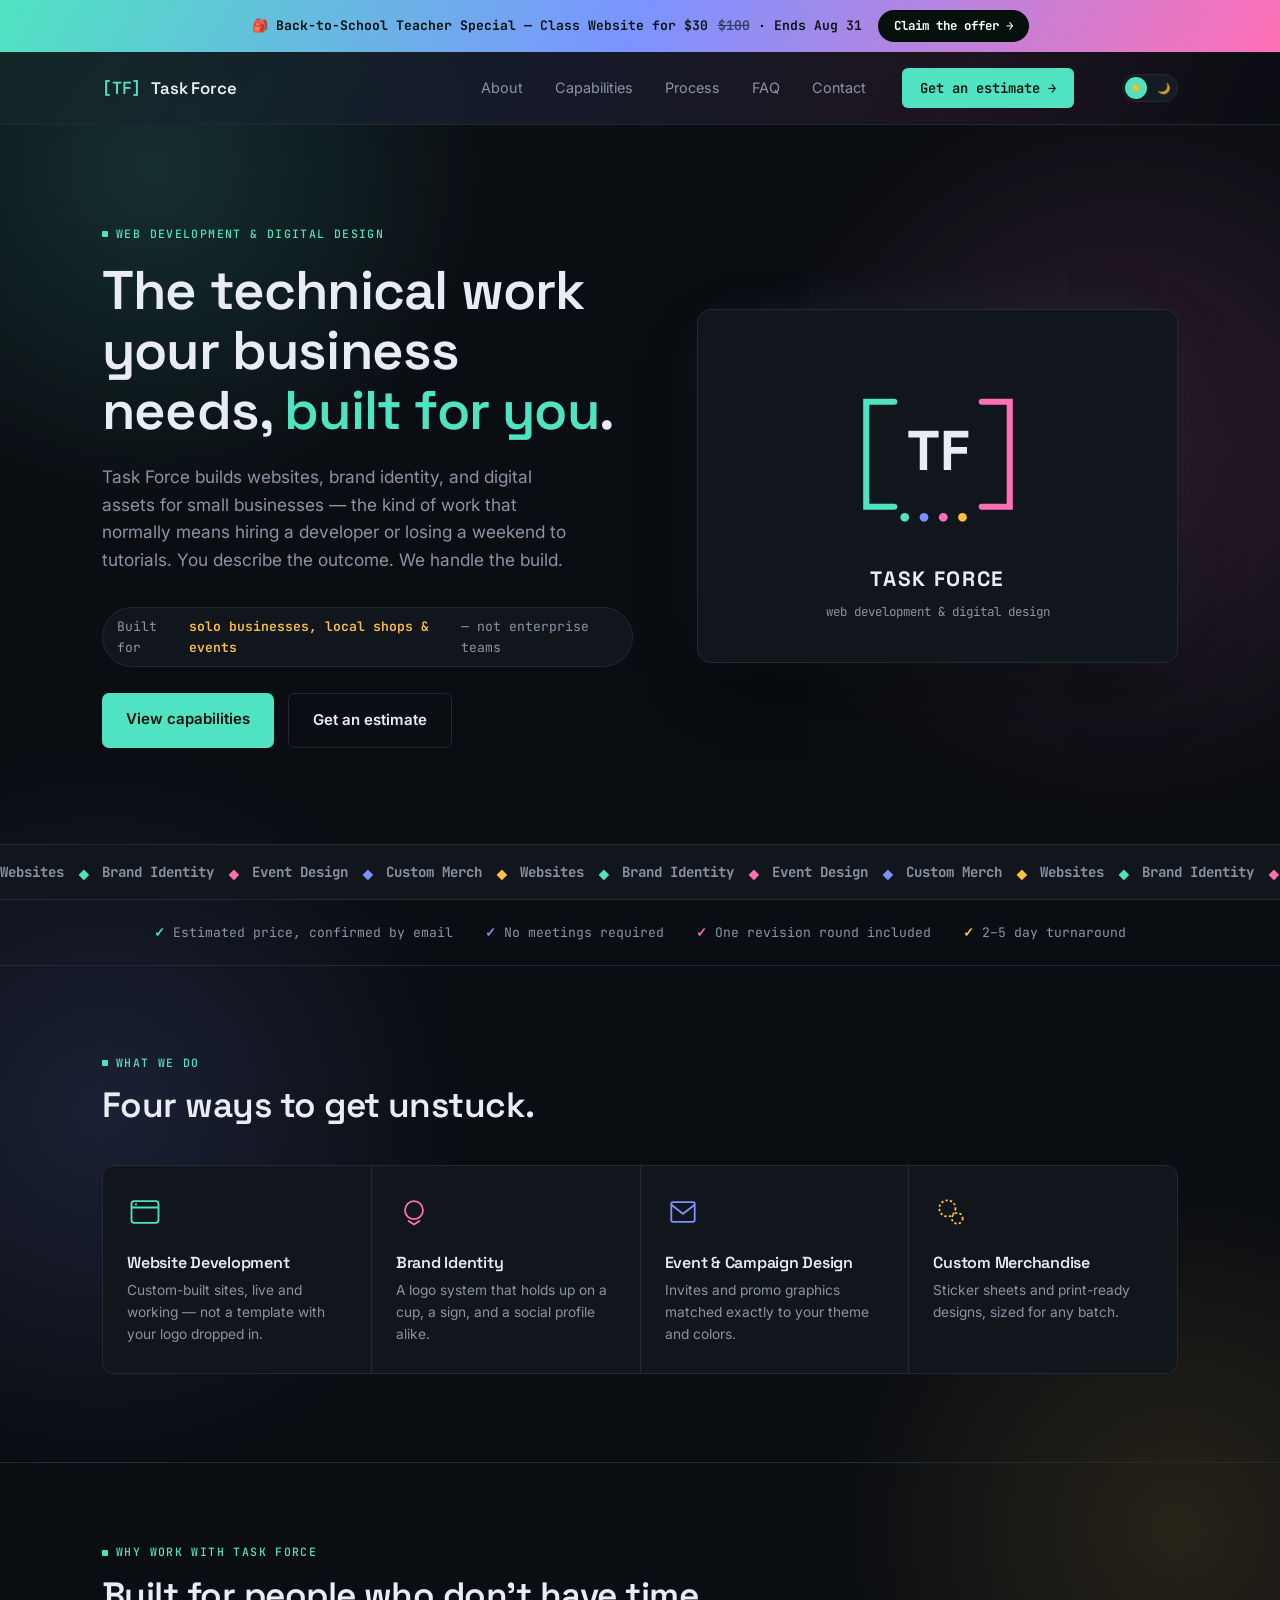
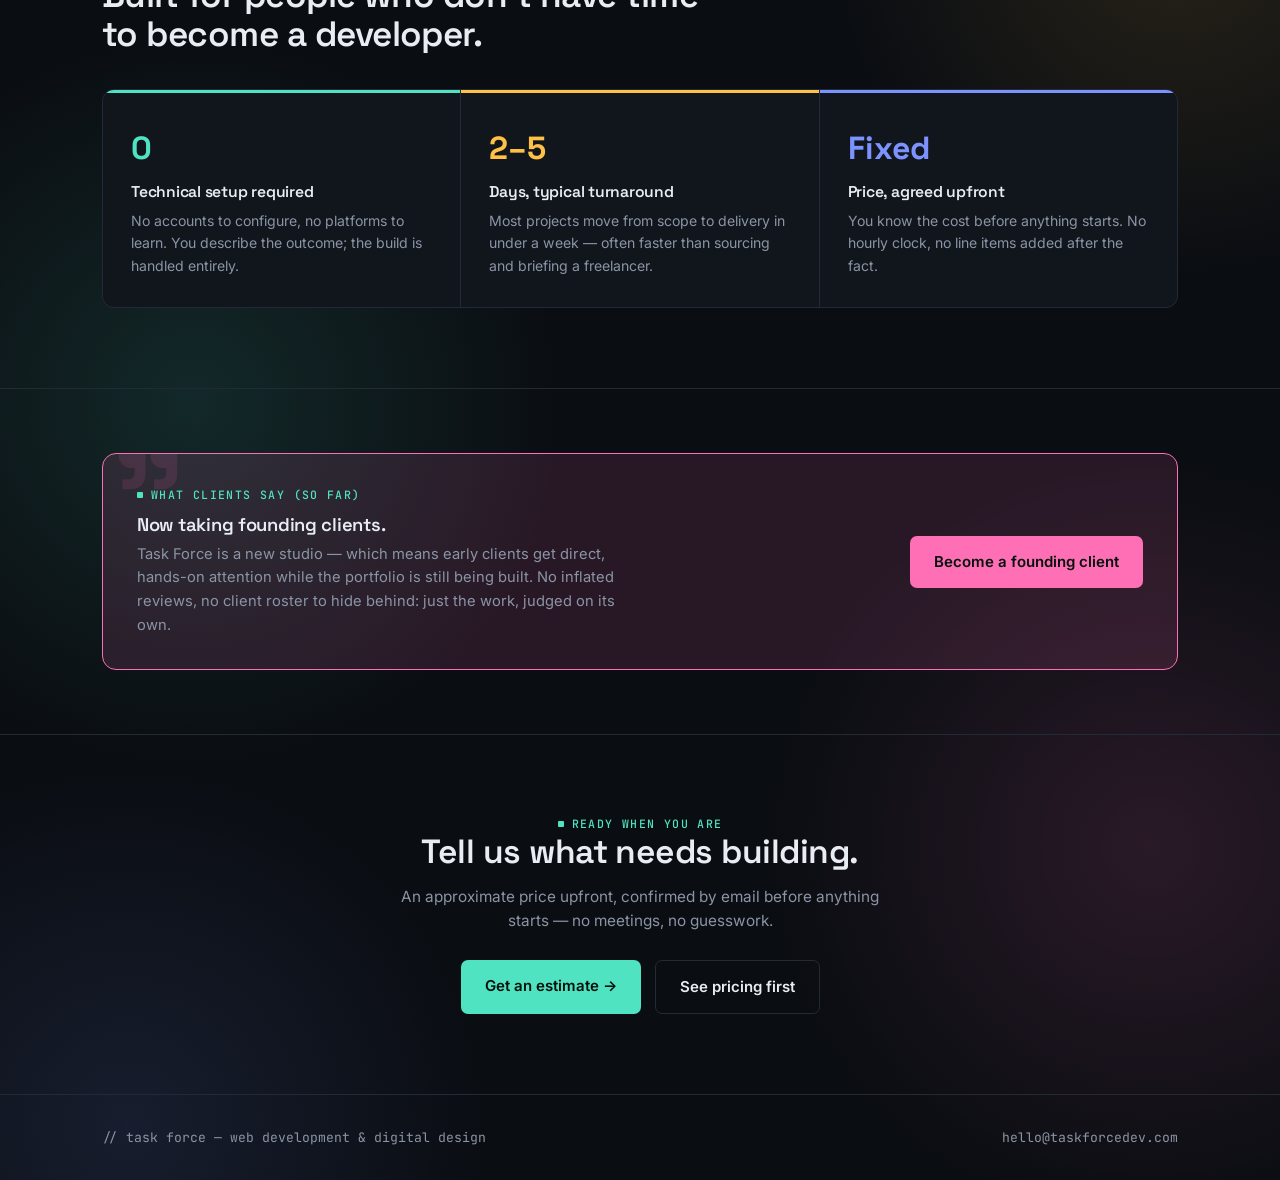
<file: index.html>
<!DOCTYPE html>
<html lang="en">
<head>
<meta charset="UTF-8">
<meta name="viewport" content="width=device-width, initial-scale=1.0">
<title>Task Force — Web Development & Digital Design</title>
<link rel="preconnect" href="https://fonts.googleapis.com">
<link href="https://fonts.googleapis.com/css2?family=Space+Grotesk:wght@500;600;700&family=Inter:wght@400;500;600;700&family=JetBrains+Mono:wght@400;500;600;700&display=swap" rel="stylesheet">
<link rel="stylesheet" href="style.css">
<script>
  (function(){
    var saved = localStorage.getItem('tf-theme');
    var theme = saved || 'dark';
    document.documentElement.setAttribute('data-theme', theme);
  })();
</script>
</head>
<body>

<div class="promo-bar">
  <div class="wrap promo-bar-inner">
    <span>🎒 <b>Back-to-School Teacher Special</b> — Class Website for $30 <span class="promo-strike">$100</span> · Ends Aug 31</span>
    <a href="contact.html?service=Website+development&details=I%27m+a+teacher+interested+in+the+Back-to-School+Class+Website+special+%28~%2430%29.">Claim the offer →</a>
  </div>
</div>

<header>
  <nav class="wrap">
    <a href="index.html" class="brand"><span class="brand-mark">[TF]</span> Task Force</a>
    <div class="nav-links-desktop">
      <ul>
        <li><a href="about.html" class="nav-link" data-page="about">About</a></li>
        <li><a href="capabilities.html" class="nav-link" data-page="capabilities">Capabilities</a></li>
        <li><a href="process.html" class="nav-link" data-page="process">Process</a></li>
        <li><a href="faq.html" class="nav-link" data-page="faq">FAQ</a></li>
        <li><a href="contact.html" class="nav-link" data-page="contact">Contact</a></li>
      </ul>
      <a href="contact.html" class="nav-cta">Get an estimate →</a>
      <button class="theme-switch" id="themeToggle" role="switch" aria-checked="false" aria-label="Toggle light/dark mode">
        <span class="theme-switch-icon icon-sun">☀️</span>
        <span class="theme-switch-icon icon-moon">🌙</span>
        <span class="theme-switch-knob"></span>
      </button>
    </div>
    <button class="nav-toggle" id="navToggle" aria-label="Toggle menu" aria-expanded="false">
      <span></span><span></span><span></span>
    </button>
  </nav>
  <div class="mobile-menu" id="mobileMenu">
    <a href="about.html" class="nav-link" data-page="about">About</a>
    <a href="capabilities.html" class="nav-link" data-page="capabilities">Capabilities</a>
    <a href="process.html" class="nav-link" data-page="process">Process</a>
    <a href="faq.html" class="nav-link" data-page="faq">FAQ</a>
    <a href="contact.html" class="nav-link" data-page="contact">Contact</a>
    <a href="contact.html" class="nav-cta">Get an estimate →</a>
    <div class="theme-switch-row">
      <span class="theme-switch-label" id="themeSwitchLabel">Dark mode</span>
      <button class="theme-switch theme-switch-mobile" id="themeToggleMobile" role="switch" aria-checked="false" aria-label="Toggle light/dark mode">
        <span class="theme-switch-icon icon-sun">☀️</span>
        <span class="theme-switch-icon icon-moon">🌙</span>
        <span class="theme-switch-knob"></span>
      </button>
    </div>
  </div>
</header>

<section class="hero" id="top">
  <div class="wrap hero-grid">
    <div>
      <span class="eyebrow">Web development & digital design</span>
      <h1>The technical work your business needs, <em>built for you</em>.</h1>
      <p class="lead">Task Force builds websites, brand identity, and digital assets for small businesses — the kind of work that normally means hiring a developer or losing a weekend to tutorials. You describe the outcome. We handle the build.</p>
      <span class="who-line">Built for <b>solo businesses, local shops & events</b> — not enterprise teams</span>
      <div class="hero-ctas">
        <a href="capabilities.html" class="btn-primary">View capabilities</a>
        <a href="contact.html" class="btn-secondary">Get an estimate</a>
      </div>
    </div>
    <div class="logo-placeholder">
      <svg viewBox="0 0 320 220" xmlns="http://www.w3.org/2000/svg" class="logo-mark">
        <path d="M110 50 L78 50 L78 170 L110 170" fill="none" stroke="#4FE3C1" stroke-width="7" stroke-linecap="round"/>
        <path d="M210 50 L242 50 L242 170 L210 170" fill="none" stroke="#FF6FB5" stroke-width="7" stroke-linecap="round"/>
        <text x="160" y="128" font-family="'Space Grotesk', Arial, sans-serif" font-size="64" font-weight="700" fill="#E9EDF3" text-anchor="middle">TF</text>
        <circle cx="122" cy="182" r="5" fill="#4FE3C1"/>
        <circle cx="144" cy="182" r="5" fill="#7C93FF"/>
        <circle cx="166" cy="182" r="5" fill="#FF6FB5"/>
        <circle cx="188" cy="182" r="5" fill="#FFC145"/>
      </svg>
      <p class="logo-wordmark">TASK FORCE</p>
      <p class="logo-tagline">web development &amp; digital design</p>
    </div>
  </div>
</section>

<div class="marquee">
  <div class="marquee-track">
    <span>Websites</span><span class="dot dot-a">◆</span>
    <span>Brand Identity</span><span class="dot dot-b">◆</span>
    <span>Event Design</span><span class="dot dot-c">◆</span>
    <span>Custom Merch</span><span class="dot dot-d">◆</span>
    <span>Websites</span><span class="dot dot-a">◆</span>
    <span>Brand Identity</span><span class="dot dot-b">◆</span>
    <span>Event Design</span><span class="dot dot-c">◆</span>
    <span>Custom Merch</span><span class="dot dot-d">◆</span>
    <span>Websites</span><span class="dot dot-a">◆</span>
    <span>Brand Identity</span><span class="dot dot-b">◆</span>
    <span>Event Design</span><span class="dot dot-c">◆</span>
    <span>Custom Merch</span><span class="dot dot-d">◆</span>
    <span>Websites</span><span class="dot dot-a">◆</span>
    <span>Brand Identity</span><span class="dot dot-b">◆</span>
    <span>Event Design</span><span class="dot dot-c">◆</span>
    <span>Custom Merch</span><span class="dot dot-d">◆</span>
  </div>
</div>

<div class="trust-bar">
  <div class="wrap">
    <span class="trust-item">Estimated price, confirmed by email</span>
    <span class="trust-item">No meetings required</span>
    <span class="trust-item">One revision round included</span>
    <span class="trust-item">2–5 day turnaround</span>
  </div>
</div>

<section class="wwd">
  <div class="wrap">
    <span class="eyebrow">What we do</span>
    <h2>Four ways to get unstuck.</h2>
    <div class="wwd-grid">
      <a href="capabilities.html" class="wwd-item">
        <svg viewBox="0 0 40 40" class="wwd-icon"><rect x="5" y="8" width="30" height="24" rx="3" fill="none" stroke="var(--accent)" stroke-width="2"/><line x1="5" y1="15" x2="35" y2="15" stroke="var(--accent)" stroke-width="2"/><circle cx="10" cy="11.5" r="1.2" fill="var(--accent)"/></svg>
        <h3>Website Development</h3>
        <p>Custom-built sites, live and working — not a template with your logo dropped in.</p>
      </a>
      <a href="capabilities.html" class="wwd-item">
        <svg viewBox="0 0 40 40" class="wwd-icon"><circle cx="20" cy="18" r="10" fill="none" stroke="var(--accent3)" stroke-width="2"/><path d="M14 30 L20 34 L26 30" fill="none" stroke="var(--accent3)" stroke-width="2" stroke-linecap="round" stroke-linejoin="round"/></svg>
        <h3>Brand Identity</h3>
        <p>A logo system that holds up on a cup, a sign, and a social profile alike.</p>
      </a>
      <a href="capabilities.html" class="wwd-item">
        <svg viewBox="0 0 40 40" class="wwd-icon"><rect x="7" y="9" width="26" height="22" rx="2" fill="none" stroke="var(--accent2)" stroke-width="2"/><path d="M7 12 L20 22 L33 12" fill="none" stroke="var(--accent2)" stroke-width="2" stroke-linejoin="round"/></svg>
        <h3>Event & Campaign Design</h3>
        <p>Invites and promo graphics matched exactly to your theme and colors.</p>
      </a>
      <a href="capabilities.html" class="wwd-item">
        <svg viewBox="0 0 40 40" class="wwd-icon"><circle cx="16" cy="16" r="9" fill="none" stroke="var(--accent4)" stroke-width="2" stroke-dasharray="2.5 2.5"/><circle cx="27" cy="27" r="6" fill="none" stroke="var(--accent4)" stroke-width="2" stroke-dasharray="2.5 2.5"/></svg>
        <h3>Custom Merchandise</h3>
        <p>Sticker sheets and print-ready designs, sized for any batch.</p>
      </a>
    </div>
  </div>
</section>

<section class="value">
  <div class="wrap">
    <span class="eyebrow">Why work with Task Force</span>
    <h2 style="font-size:clamp(1.7rem,3vw,2.2rem); margin:14px 0 36px; max-width:600px;">Built for people who don't have time to become a developer.</h2>
    <div class="value-grid">
      <div class="value-item">
        <span class="num">0</span>
        <h3>Technical setup required</h3>
        <p>No accounts to configure, no platforms to learn. You describe the outcome; the build is handled entirely.</p>
      </div>
      <div class="value-item">
        <span class="num">2–5</span>
        <h3>Days, typical turnaround</h3>
        <p>Most projects move from scope to delivery in under a week — often faster than sourcing and briefing a freelancer.</p>
      </div>
      <div class="value-item">
        <span class="num">Fixed</span>
        <h3>Price, agreed upfront</h3>
        <p>You know the cost before anything starts. No hourly clock, no line items added after the fact.</p>
      </div>
    </div>
  </div>
</section>

<section class="founding">
  <div class="wrap">
    <div class="founding-box">
      <span class="founding-quote">"</span>
      <div>
        <span class="eyebrow" style="margin-bottom:10px;">What clients say (so far)</span>
        <h3>Now taking founding clients.</h3>
        <p>Task Force is a new studio — which means early clients get direct, hands-on attention while the portfolio is still being built. No inflated reviews, no client roster to hide behind: just the work, judged on its own.</p>
      </div>
      <a href="contact.html" class="btn-primary">Become a founding client</a>
    </div>
  </div>
</section>

<section class="cta-banner">
  <div class="wrap">
    <span class="eyebrow" style="justify-content:center;">Ready when you are</span>
    <h2>Tell us what needs building.</h2>
    <p>An approximate price upfront, confirmed by email before anything starts — no meetings, no guesswork.</p>
    <div class="hero-ctas">
      <a href="contact.html" class="btn-primary">Get an estimate →</a>
      <a href="capabilities.html" class="btn-secondary">See pricing first</a>
    </div>
  </div>
</section>

<footer>
  <div class="wrap">
    <p>// task force — web development & digital design</p>
    <p>hello@taskforcedev.com</p>
  </div>
</footer>


<script src="script.js"></script>
</body>
</html>
</file>
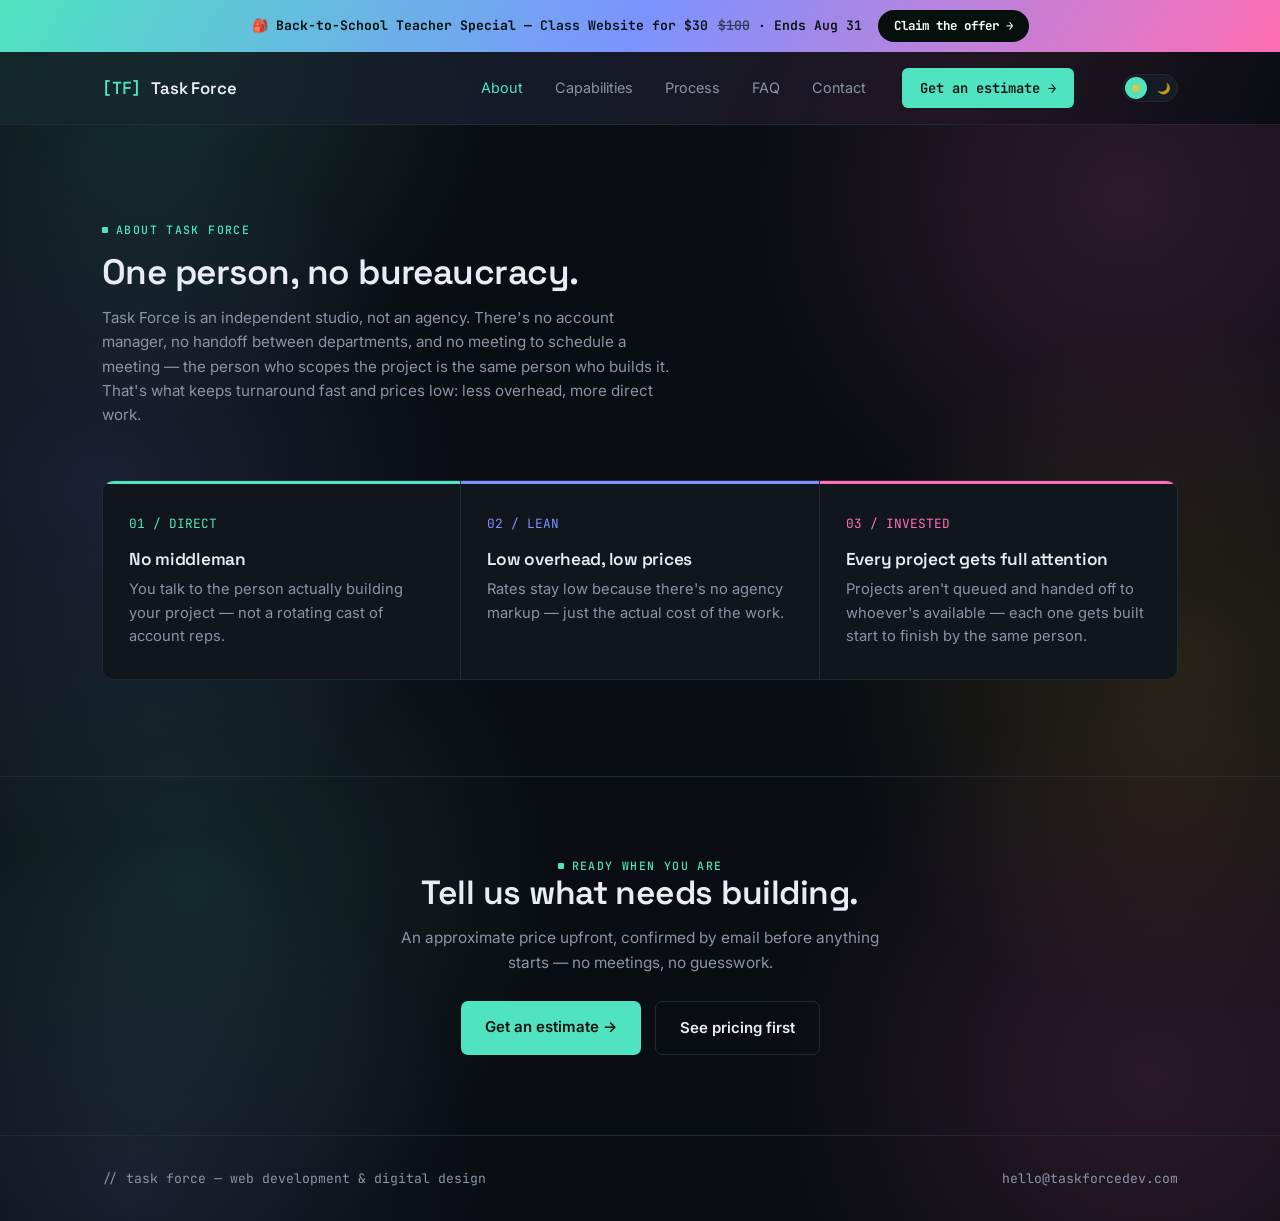
<file: about.html>
<!DOCTYPE html>
<html lang="en">
<head>
<meta charset="UTF-8">
<meta name="viewport" content="width=device-width, initial-scale=1.0">
<title>About — Task Force</title>
<link rel="preconnect" href="https://fonts.googleapis.com">
<link href="https://fonts.googleapis.com/css2?family=Space+Grotesk:wght@500;600;700&family=Inter:wght@400;500;600;700&family=JetBrains+Mono:wght@400;500;600;700&display=swap" rel="stylesheet">
<link rel="stylesheet" href="style.css">
<script>
  (function(){
    var saved = localStorage.getItem('tf-theme');
    var theme = saved || 'dark';
    document.documentElement.setAttribute('data-theme', theme);
  })();
</script>
</head>
<body>

<div class="promo-bar">
  <div class="wrap promo-bar-inner">
    <span>🎒 <b>Back-to-School Teacher Special</b> — Class Website for $30 <span class="promo-strike">$100</span> · Ends Aug 31</span>
    <a href="contact.html?service=Website+development&details=I%27m+a+teacher+interested+in+the+Back-to-School+Class+Website+special+%28~%2430%29.">Claim the offer →</a>
  </div>
</div>

<header>
  <nav class="wrap">
    <a href="index.html" class="brand"><span class="brand-mark">[TF]</span> Task Force</a>
    <div class="nav-links-desktop">
      <ul>
        <li><a href="about.html" class="nav-link" data-page="about">About</a></li>
        <li><a href="capabilities.html" class="nav-link" data-page="capabilities">Capabilities</a></li>
        <li><a href="process.html" class="nav-link" data-page="process">Process</a></li>
        <li><a href="faq.html" class="nav-link" data-page="faq">FAQ</a></li>
        <li><a href="contact.html" class="nav-link" data-page="contact">Contact</a></li>
      </ul>
      <a href="contact.html" class="nav-cta">Get an estimate →</a>
      <button class="theme-switch" id="themeToggle" role="switch" aria-checked="false" aria-label="Toggle light/dark mode">
        <span class="theme-switch-icon icon-sun">☀️</span>
        <span class="theme-switch-icon icon-moon">🌙</span>
        <span class="theme-switch-knob"></span>
      </button>
    </div>
    <button class="nav-toggle" id="navToggle" aria-label="Toggle menu" aria-expanded="false">
      <span></span><span></span><span></span>
    </button>
  </nav>
  <div class="mobile-menu" id="mobileMenu">
    <a href="about.html" class="nav-link" data-page="about">About</a>
    <a href="capabilities.html" class="nav-link" data-page="capabilities">Capabilities</a>
    <a href="process.html" class="nav-link" data-page="process">Process</a>
    <a href="faq.html" class="nav-link" data-page="faq">FAQ</a>
    <a href="contact.html" class="nav-link" data-page="contact">Contact</a>
    <a href="contact.html" class="nav-cta">Get an estimate →</a>
    <div class="theme-switch-row">
      <span class="theme-switch-label" id="themeSwitchLabel">Dark mode</span>
      <button class="theme-switch theme-switch-mobile" id="themeToggleMobile" role="switch" aria-checked="false" aria-label="Toggle light/dark mode">
        <span class="theme-switch-icon icon-sun">☀️</span>
        <span class="theme-switch-icon icon-moon">🌙</span>
        <span class="theme-switch-knob"></span>
      </button>
    </div>
  </div>
</header>

<section class="how" id="about">
  <div class="wrap">
    <div class="how-head">
      <span class="eyebrow">About Task Force</span>
      <h2>One person, no bureaucracy.</h2>
      <p style="color:var(--muted); font-size:0.95rem; margin-top:14px; max-width:620px;">Task Force is an independent studio, not an agency. There's no account manager, no handoff between departments, and no meeting to schedule a meeting — the person who scopes the project is the same person who builds it. That's what keeps turnaround fast and prices low: less overhead, more direct work.</p>
    </div>
    <div class="steps">
      <div class="step">
        <span class="step-num mono">01 / DIRECT</span>
        <h3>No middleman</h3>
        <p>You talk to the person actually building your project — not a rotating cast of account reps.</p>
      </div>
      <div class="step">
        <span class="step-num mono">02 / LEAN</span>
        <h3>Low overhead, low prices</h3>
        <p>Rates stay low because there's no agency markup — just the actual cost of the work.</p>
      </div>
      <div class="step">
        <span class="step-num mono">03 / INVESTED</span>
        <h3>Every project gets full attention</h3>
        <p>Projects aren't queued and handed off to whoever's available — each one gets built start to finish by the same person.</p>
      </div>
    </div>
  </div>
</section>

<section class="cta-banner">
  <div class="wrap">
    <span class="eyebrow" style="justify-content:center;">Ready when you are</span>
    <h2>Tell us what needs building.</h2>
    <p>An approximate price upfront, confirmed by email before anything starts — no meetings, no guesswork.</p>
    <div class="hero-ctas">
      <a href="contact.html" class="btn-primary">Get an estimate →</a>
      <a href="capabilities.html" class="btn-secondary">See pricing first</a>
    </div>
  </div>
</section>

<footer>
  <div class="wrap">
    <p>// task force — web development & digital design</p>
    <p>hello@taskforcedev.com</p>
  </div>
</footer>


<script src="script.js"></script>
</body>
</html>
</file>
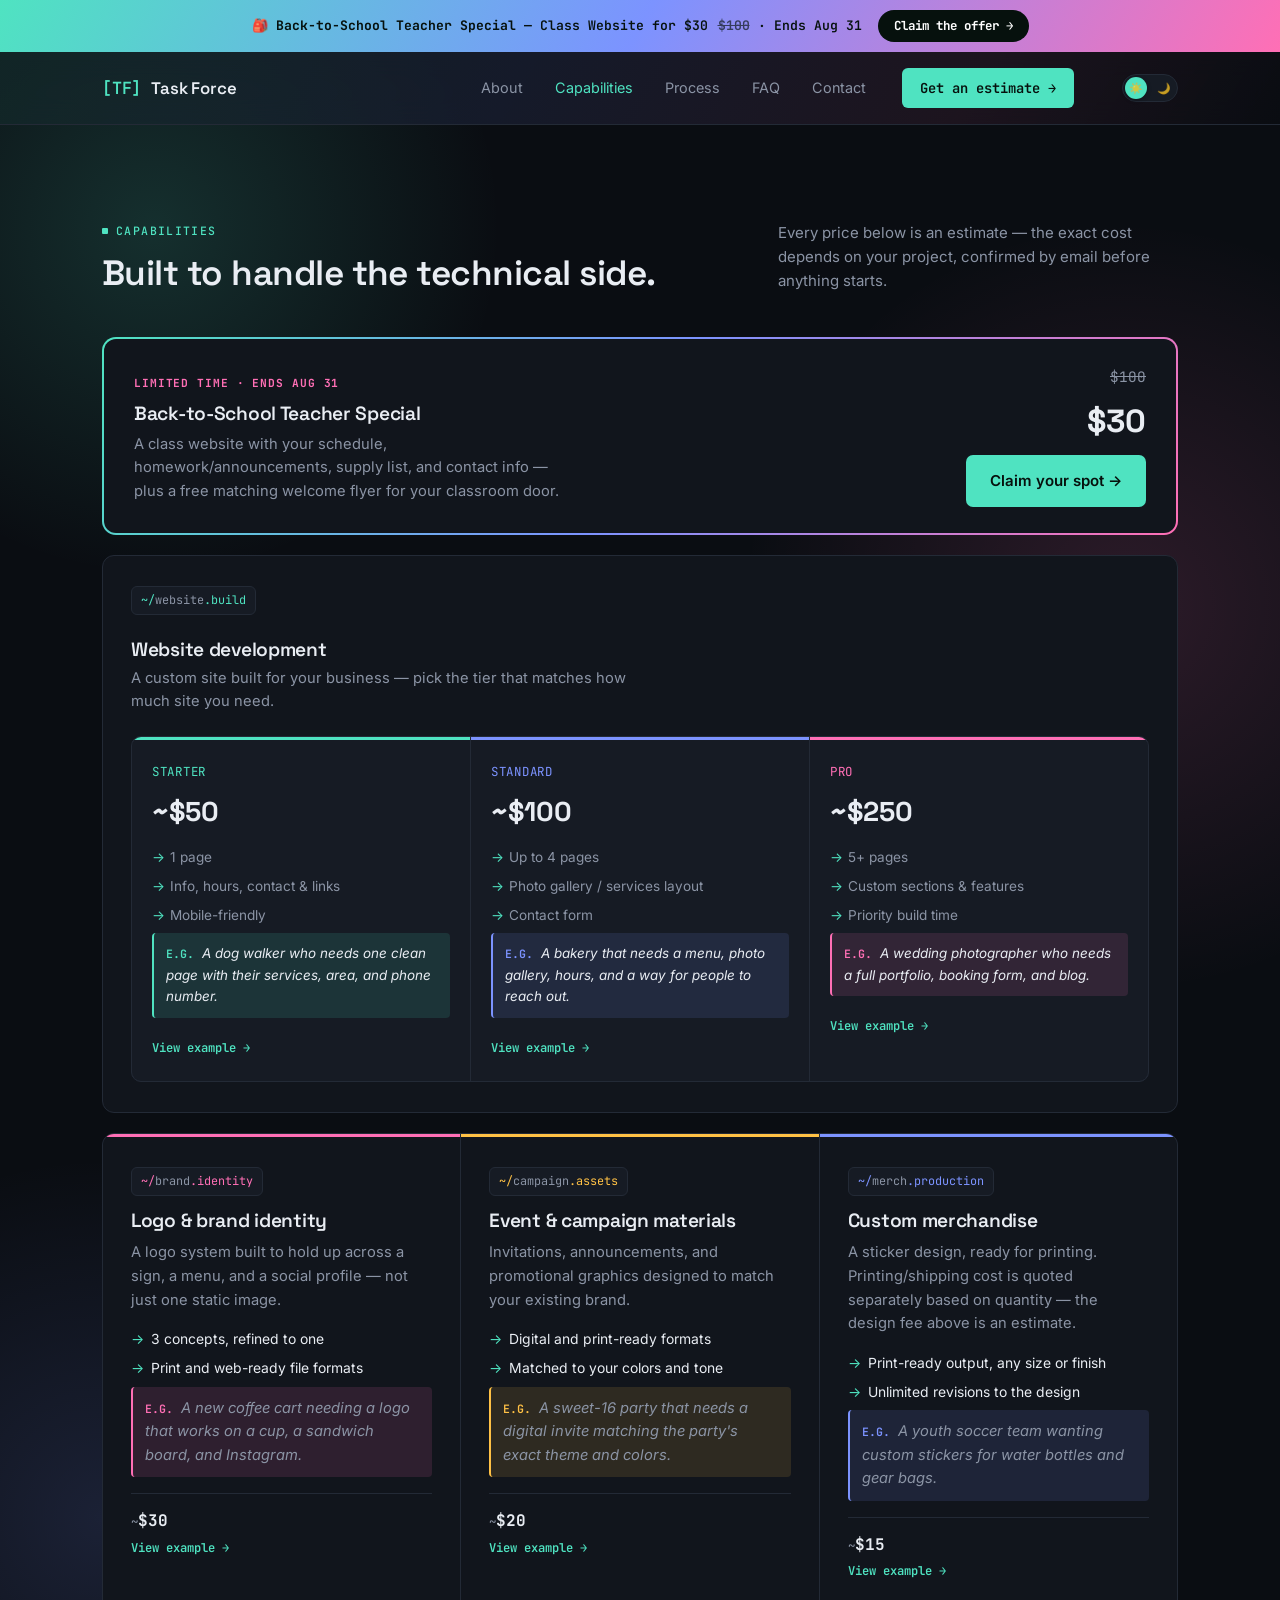
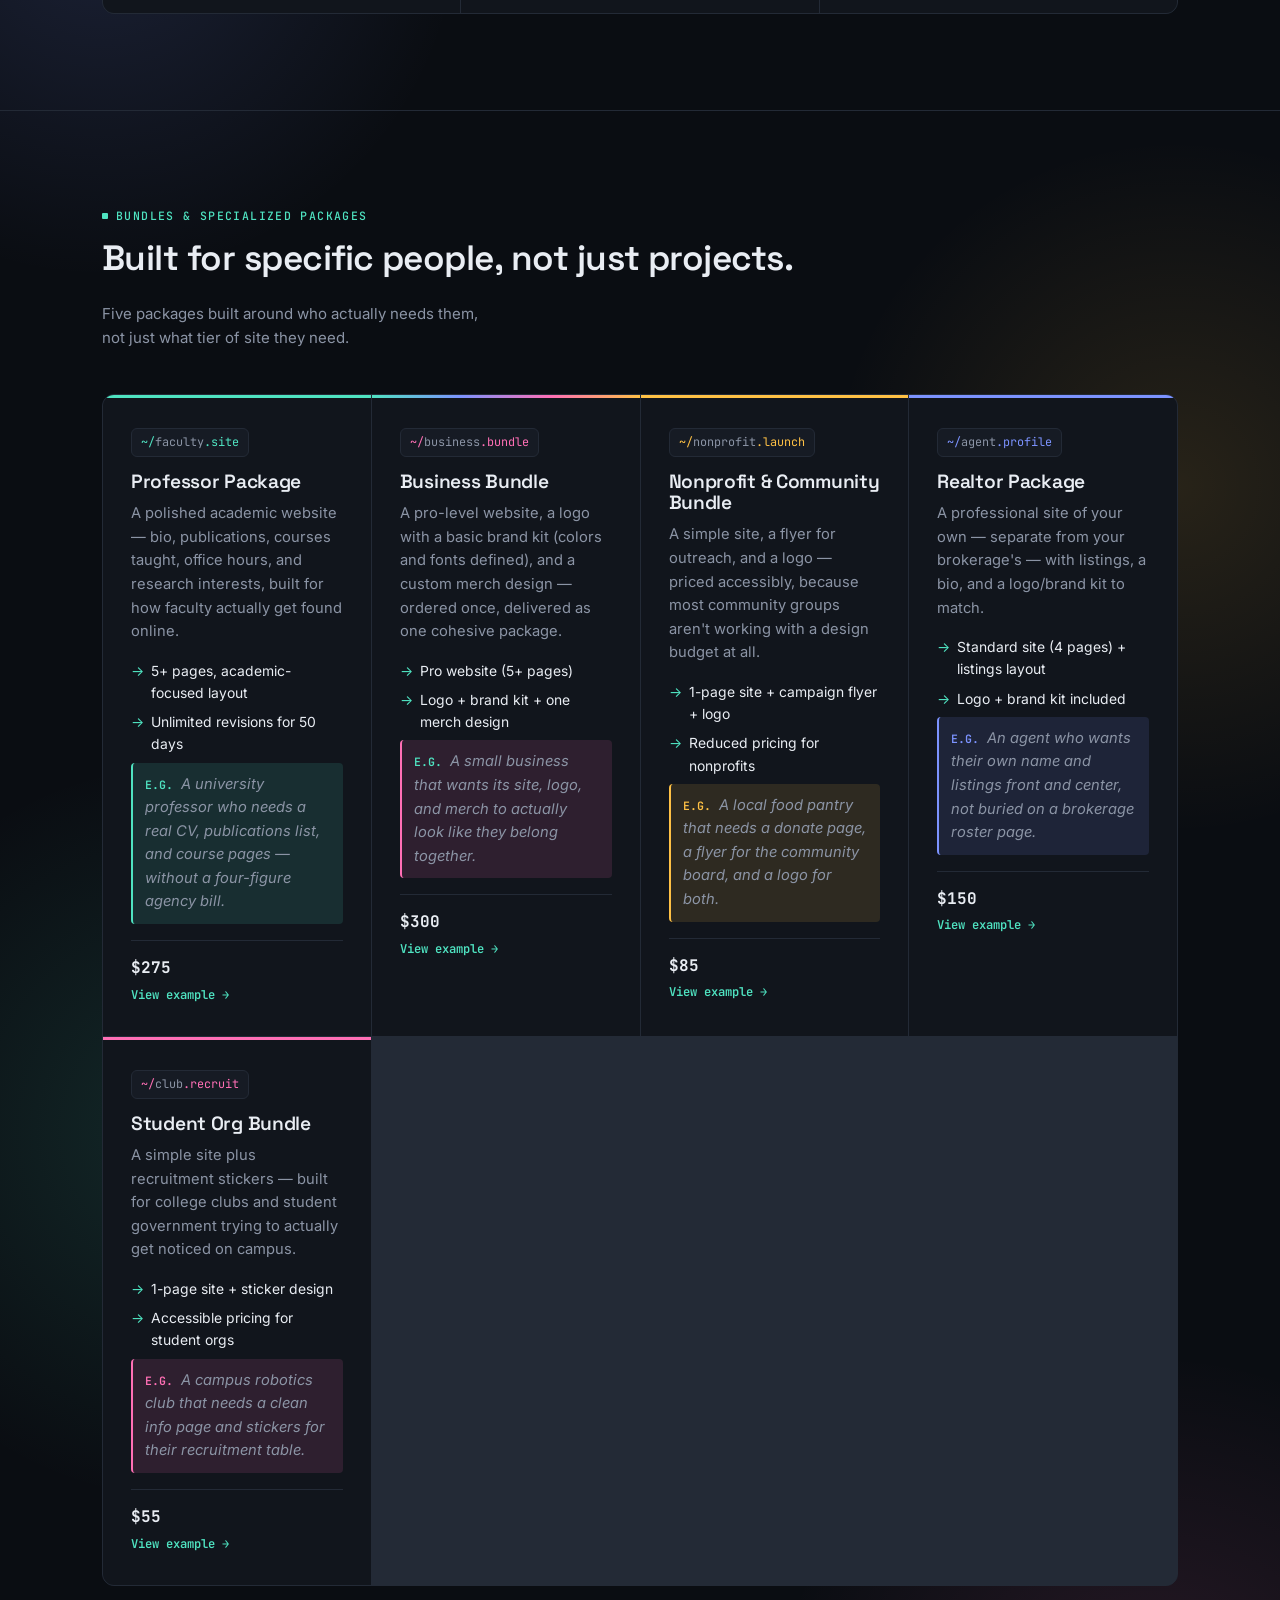
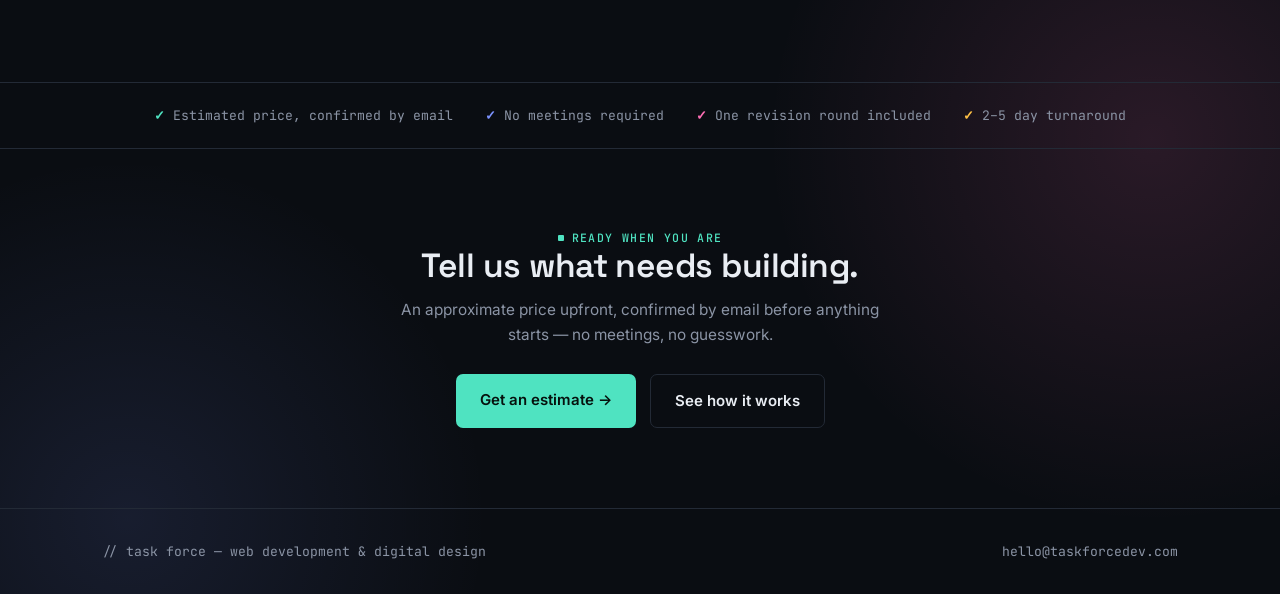
<file: capabilities.html>
<!DOCTYPE html>
<html lang="en">
<head>
<meta charset="UTF-8">
<meta name="viewport" content="width=device-width, initial-scale=1.0">
<title>Capabilities & Pricing — Task Force</title>
<link rel="preconnect" href="https://fonts.googleapis.com">
<link href="https://fonts.googleapis.com/css2?family=Space+Grotesk:wght@500;600;700&family=Inter:wght@400;500;600;700&family=JetBrains+Mono:wght@400;500;600;700&display=swap" rel="stylesheet">
<link rel="stylesheet" href="style.css">
<script>
  (function(){
    var saved = localStorage.getItem('tf-theme');
    var theme = saved || 'dark';
    document.documentElement.setAttribute('data-theme', theme);
  })();
</script>
</head>
<body>

<div class="promo-bar">
  <div class="wrap promo-bar-inner">
    <span>🎒 <b>Back-to-School Teacher Special</b> — Class Website for $30 <span class="promo-strike">$100</span> · Ends Aug 31</span>
    <a href="contact.html?service=Website+development&details=I%27m+a+teacher+interested+in+the+Back-to-School+Class+Website+special+%28~%2430%29.">Claim the offer →</a>
  </div>
</div>

<header>
  <nav class="wrap">
    <a href="index.html" class="brand"><span class="brand-mark">[TF]</span> Task Force</a>
    <div class="nav-links-desktop">
      <ul>
        <li><a href="about.html" class="nav-link" data-page="about">About</a></li>
        <li><a href="capabilities.html" class="nav-link" data-page="capabilities">Capabilities</a></li>
        <li><a href="process.html" class="nav-link" data-page="process">Process</a></li>
        <li><a href="faq.html" class="nav-link" data-page="faq">FAQ</a></li>
        <li><a href="contact.html" class="nav-link" data-page="contact">Contact</a></li>
      </ul>
      <a href="contact.html" class="nav-cta">Get an estimate →</a>
      <button class="theme-switch" id="themeToggle" role="switch" aria-checked="false" aria-label="Toggle light/dark mode">
        <span class="theme-switch-icon icon-sun">☀️</span>
        <span class="theme-switch-icon icon-moon">🌙</span>
        <span class="theme-switch-knob"></span>
      </button>
    </div>
    <button class="nav-toggle" id="navToggle" aria-label="Toggle menu" aria-expanded="false">
      <span></span><span></span><span></span>
    </button>
  </nav>
  <div class="mobile-menu" id="mobileMenu">
    <a href="about.html" class="nav-link" data-page="about">About</a>
    <a href="capabilities.html" class="nav-link" data-page="capabilities">Capabilities</a>
    <a href="process.html" class="nav-link" data-page="process">Process</a>
    <a href="faq.html" class="nav-link" data-page="faq">FAQ</a>
    <a href="contact.html" class="nav-link" data-page="contact">Contact</a>
    <a href="contact.html" class="nav-cta">Get an estimate →</a>
    <div class="theme-switch-row">
      <span class="theme-switch-label" id="themeSwitchLabel">Dark mode</span>
      <button class="theme-switch theme-switch-mobile" id="themeToggleMobile" role="switch" aria-checked="false" aria-label="Toggle light/dark mode">
        <span class="theme-switch-icon icon-sun">☀️</span>
        <span class="theme-switch-icon icon-moon">🌙</span>
        <span class="theme-switch-knob"></span>
      </button>
    </div>
  </div>
</header>

<section class="services" id="capabilities">
  <div class="wrap">
    <div class="services-head">
      <div>
        <span class="eyebrow">Capabilities</span>
        <h2>Built to handle the technical side.</h2>
      </div>
      <p>Every price below is an estimate — the exact cost depends on your project, confirmed by email before anything starts.</p>
    </div>

    <div class="promo-card">
      <div class="promo-card-text">
        <span class="promo-card-tag">Limited time · Ends Aug 31</span>
        <h3>Back-to-School Teacher Special</h3>
        <p>A class website with your schedule, homework/announcements, supply list, and contact info — plus a free matching welcome flyer for your classroom door.</p>
      </div>
      <div class="promo-card-price">
        <span class="promo-card-was">$100</span>
        <span class="promo-card-now">$30</span>
        <a href="contact.html?service=Website+development&details=I%27m+a+teacher+interested+in+the+Back-to-School+Class+Website+special+%28~%2430%29." class="btn-primary">Claim your spot →</a>
      </div>
    </div>

    <!-- Website tiers -->
    <div class="tier-block">
      <span class="card-path"><span>~/</span>website<span>.build</span></span>
      <h3 class="tier-heading">Website development</h3>
      <p class="tier-sub">A custom site built for your business — pick the tier that matches how much site you need.</p>
      <div class="tier-grid">
        <div class="tier" data-product="starter" tabindex="0" role="button">
          <span class="tier-name">Starter</span>
          <span class="tier-price">~$50</span>
          <ul>
            <li>1 page</li>
            <li>Info, hours, contact & links</li>
            <li>Mobile-friendly</li>
          </ul>
          <p class="example-line"><span class="example-tag">e.g.</span> A dog walker who needs one clean page with their services, area, and phone number.</p>
          <span class="view-hint">View example →</span>
        </div>
        <div class="tier tier-standard" data-product="standard" tabindex="0" role="button">
          <span class="tier-name">Standard</span>
          <span class="tier-price">~$100</span>
          <ul>
            <li>Up to 4 pages</li>
            <li>Photo gallery / services layout</li>
            <li>Contact form</li>
          </ul>
          <p class="example-line"><span class="example-tag">e.g.</span> A bakery that needs a menu, photo gallery, hours, and a way for people to reach out.</p>
          <span class="view-hint">View example →</span>
        </div>
        <div class="tier tier-pro" data-product="pro" tabindex="0" role="button">
          <span class="tier-name">Pro</span>
          <span class="tier-price">~$250</span>
          <ul>
            <li>5+ pages</li>
            <li>Custom sections & features</li>
            <li>Priority build time</li>
          </ul>
          <p class="example-line"><span class="example-tag">e.g.</span> A wedding photographer who needs a full portfolio, booking form, and blog.</p>
          <span class="view-hint">View example →</span>
        </div>
      </div>
    </div>

    <div class="service-grid">

      <div class="card card-magenta" data-product="logo" tabindex="0" role="button">
        <span class="card-path"><span>~/</span>brand<span>.identity</span></span>
        <h3>Logo & brand identity</h3>
        <p>A logo system built to hold up across a sign, a menu, and a social profile — not just one static image.</p>
        <ul>
          <li>3 concepts, refined to one</li>
          <li>Print and web-ready file formats</li>
        </ul>
        <p class="example-line"><span class="example-tag">e.g.</span> A new coffee cart needing a logo that works on a cup, a sandwich board, and Instagram.</p>
        <div class="card-price">~<b>$30</b></div>
        <span class="view-hint">View example →</span>
      </div>

      <div class="card card-amber" data-product="event" tabindex="0" role="button">
        <span class="card-path"><span>~/</span>campaign<span>.assets</span></span>
        <h3>Event & campaign materials</h3>
        <p>Invitations, announcements, and promotional graphics designed to match your existing brand.</p>
        <ul>
          <li>Digital and print-ready formats</li>
          <li>Matched to your colors and tone</li>
        </ul>
        <p class="example-line"><span class="example-tag">e.g.</span> A sweet-16 party that needs a digital invite matching the party's exact theme and colors.</p>
        <div class="card-price">~<b>$20</b></div>
        <span class="view-hint">View example →</span>
      </div>

      <div class="card card-blue" data-product="merch" tabindex="0" role="button">
        <span class="card-path"><span>~/</span>merch<span>.production</span></span>
        <h3>Custom merchandise</h3>
        <p>A sticker design, ready for printing. Printing/shipping cost is quoted separately based on quantity — the design fee above is an estimate.</p>
        <ul>
          <li>Print-ready output, any size or finish</li>
          <li>Unlimited revisions to the design</li>
        </ul>
        <p class="example-line"><span class="example-tag">e.g.</span> A youth soccer team wanting custom stickers for water bottles and gear bags.</p>
        <div class="card-price">~<b>$15</b></div>
        <span class="view-hint">View example →</span>
      </div>

    </div>
  </div>
</section>

<section class="services" id="bundles">
  <div class="wrap">
    <div class="services-head">
      <div>
        <span class="eyebrow">Bundles & specialized packages</span>
        <h2>Built for specific people, not just projects.</h2>
      </div>
      <p>Five packages built around who actually needs them, not just what tier of site they need.</p>
    </div>

    <div class="service-grid">

      <div class="card" data-product="professor" tabindex="0" role="button">
        <span class="card-path"><span>~/</span>faculty<span>.site</span></span>
        <h3>Professor Package</h3>
        <p>A polished academic website — bio, publications, courses taught, office hours, and research interests, built for how faculty actually get found online.</p>
        <ul>
          <li>5+ pages, academic-focused layout</li>
          <li>Unlimited revisions for 50 days</li>
        </ul>
        <p class="example-line"><span class="example-tag">e.g.</span> A university professor who needs a real CV, publications list, and course pages — without a four-figure agency bill.</p>
        <div class="card-price"><b>$275</b></div>
        <span class="view-hint">View example →</span>
      </div>

      <div class="card card-bundle" data-product="bundle" tabindex="0" role="button">
        <span class="card-path"><span>~/</span>business<span>.bundle</span></span>
        <h3>Business Bundle</h3>
        <p>A pro-level website, a logo with a basic brand kit (colors and fonts defined), and a custom merch design — ordered once, delivered as one cohesive package.</p>
        <ul>
          <li>Pro website (5+ pages)</li>
          <li>Logo + brand kit + one merch design</li>
        </ul>
        <p class="example-line"><span class="example-tag">e.g.</span> A small business that wants its site, logo, and merch to actually look like they belong together.</p>
        <div class="card-price"><b>$300</b></div>
        <span class="view-hint">View example →</span>
      </div>

      <div class="card card-amber" data-product="nonprofit" tabindex="0" role="button">
        <span class="card-path"><span>~/</span>nonprofit<span>.launch</span></span>
        <h3>Nonprofit & Community Bundle</h3>
        <p>A simple site, a flyer for outreach, and a logo — priced accessibly, because most community groups aren't working with a design budget at all.</p>
        <ul>
          <li>1-page site + campaign flyer + logo</li>
          <li>Reduced pricing for nonprofits</li>
        </ul>
        <p class="example-line"><span class="example-tag">e.g.</span> A local food pantry that needs a donate page, a flyer for the community board, and a logo for both.</p>
        <div class="card-price"><b>$85</b></div>
        <span class="view-hint">View example →</span>
      </div>

      <div class="card card-blue" data-product="realtor" tabindex="0" role="button">
        <span class="card-path"><span>~/</span>agent<span>.profile</span></span>
        <h3>Realtor Package</h3>
        <p>A professional site of your own — separate from your brokerage's — with listings, a bio, and a logo/brand kit to match.</p>
        <ul>
          <li>Standard site (4 pages) + listings layout</li>
          <li>Logo + brand kit included</li>
        </ul>
        <p class="example-line"><span class="example-tag">e.g.</span> An agent who wants their own name and listings front and center, not buried on a brokerage roster page.</p>
        <div class="card-price"><b>$150</b></div>
        <span class="view-hint">View example →</span>
      </div>

      <div class="card card-magenta" data-product="studentorg" tabindex="0" role="button">
        <span class="card-path"><span>~/</span>club<span>.recruit</span></span>
        <h3>Student Org Bundle</h3>
        <p>A simple site plus recruitment stickers — built for college clubs and student government trying to actually get noticed on campus.</p>
        <ul>
          <li>1-page site + sticker design</li>
          <li>Accessible pricing for student orgs</li>
        </ul>
        <p class="example-line"><span class="example-tag">e.g.</span> A campus robotics club that needs a clean info page and stickers for their recruitment table.</p>
        <div class="card-price"><b>$55</b></div>
        <span class="view-hint">View example →</span>
      </div>

    </div>
  </div>
</section>

<div class="trust-bar">
  <div class="wrap">
    <span class="trust-item">Estimated price, confirmed by email</span>
    <span class="trust-item">No meetings required</span>
    <span class="trust-item">One revision round included</span>
    <span class="trust-item">2–5 day turnaround</span>
  </div>
</div>

<div class="modal-overlay" id="modalOverlay">
  <div class="modal-box">
    <div class="modal-image-wrap" id="modalImageWrap">
      <button class="modal-close" id="modalClose" aria-label="Close">✕</button>
    </div>
    <div class="modal-body">
      <span class="modal-eyebrow" id="modalEyebrow"></span>
      <h3 class="modal-title" id="modalTitle"></h3>
      <p class="modal-price" id="modalPrice"></p>
      <p class="modal-desc" id="modalDesc"></p>
      <ul class="modal-features" id="modalFeatures"></ul>
      <button class="modal-order-btn" id="modalOrderBtn">Request this →</button>
    </div>
  </div>
</div>

<section class="cta-banner">
  <div class="wrap">
    <span class="eyebrow" style="justify-content:center;">Ready when you are</span>
    <h2>Tell us what needs building.</h2>
    <p>An approximate price upfront, confirmed by email before anything starts — no meetings, no guesswork.</p>
    <div class="hero-ctas">
      <a href="contact.html" class="btn-primary">Get an estimate →</a>
      <a href="process.html" class="btn-secondary">See how it works</a>
    </div>
  </div>
</section>

<footer>
  <div class="wrap">
    <p>// task force — web development & digital design</p>
    <p>hello@taskforcedev.com</p>
  </div>
</footer>


<script src="script.js"></script>
</body>
</html>
</file>
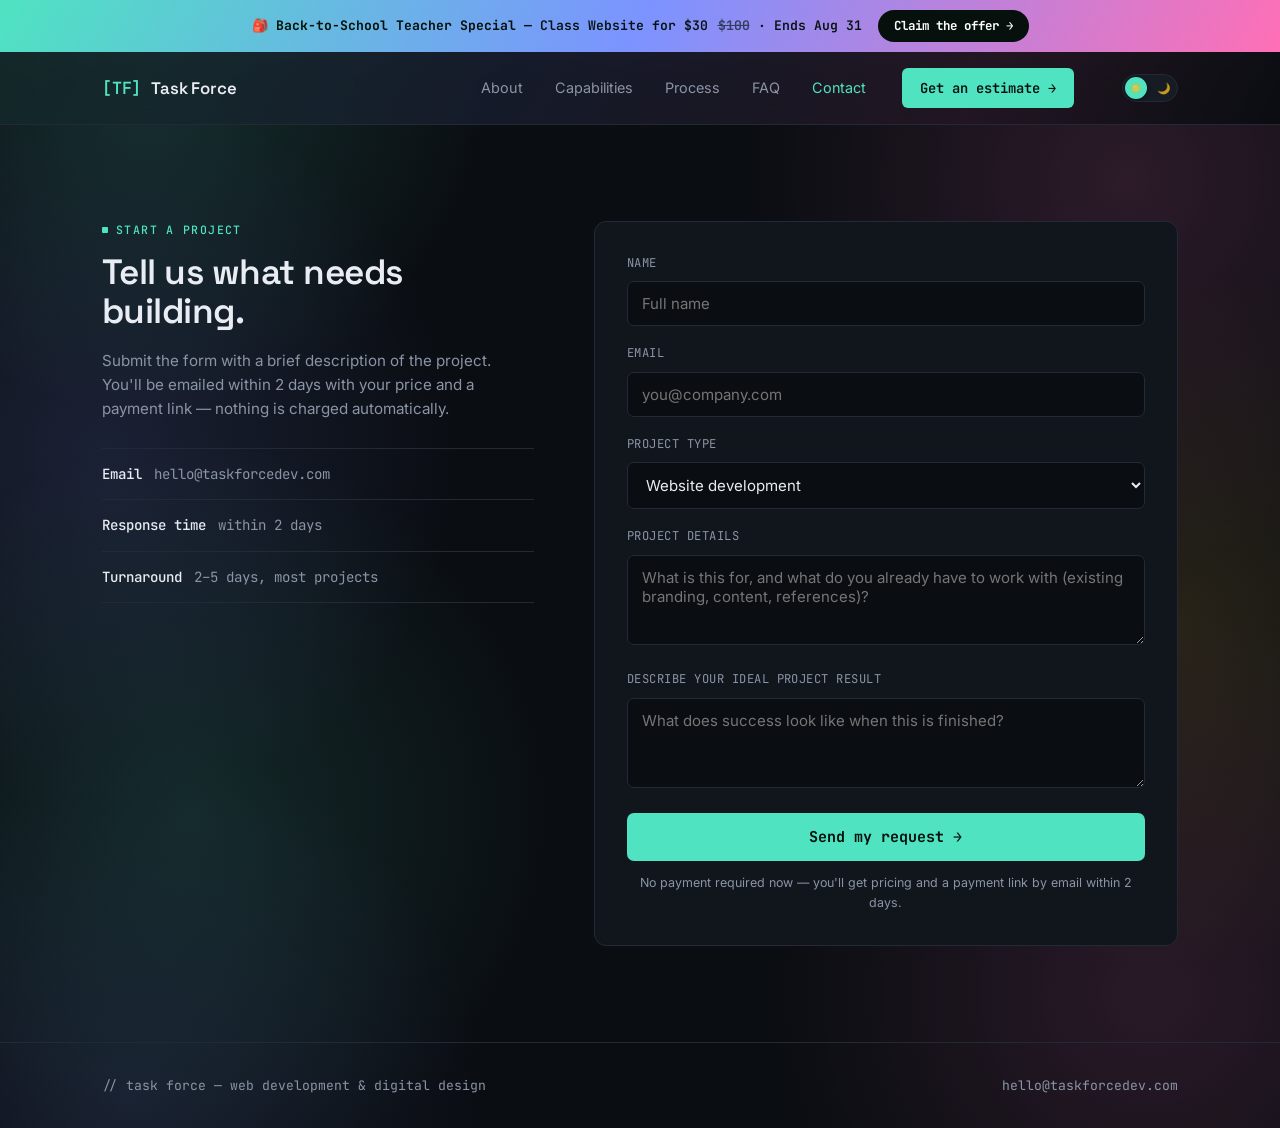
<file: contact.html>
<!DOCTYPE html>
<html lang="en">
<head>
<meta charset="UTF-8">
<meta name="viewport" content="width=device-width, initial-scale=1.0">
<title>Contact — Task Force</title>
<link rel="preconnect" href="https://fonts.googleapis.com">
<link href="https://fonts.googleapis.com/css2?family=Space+Grotesk:wght@500;600;700&family=Inter:wght@400;500;600;700&family=JetBrains+Mono:wght@400;500;600;700&display=swap" rel="stylesheet">
<link rel="stylesheet" href="style.css">
<script>
  (function(){
    var saved = localStorage.getItem('tf-theme');
    var theme = saved || 'dark';
    document.documentElement.setAttribute('data-theme', theme);
  })();
</script>
</head>
<body>

<div class="promo-bar">
  <div class="wrap promo-bar-inner">
    <span>🎒 <b>Back-to-School Teacher Special</b> — Class Website for $30 <span class="promo-strike">$100</span> · Ends Aug 31</span>
    <a href="contact.html?service=Website+development&details=I%27m+a+teacher+interested+in+the+Back-to-School+Class+Website+special+%28~%2430%29.">Claim the offer →</a>
  </div>
</div>

<header>
  <nav class="wrap">
    <a href="index.html" class="brand"><span class="brand-mark">[TF]</span> Task Force</a>
    <div class="nav-links-desktop">
      <ul>
        <li><a href="about.html" class="nav-link" data-page="about">About</a></li>
        <li><a href="capabilities.html" class="nav-link" data-page="capabilities">Capabilities</a></li>
        <li><a href="process.html" class="nav-link" data-page="process">Process</a></li>
        <li><a href="faq.html" class="nav-link" data-page="faq">FAQ</a></li>
        <li><a href="contact.html" class="nav-link" data-page="contact">Contact</a></li>
      </ul>
      <a href="contact.html" class="nav-cta">Get an estimate →</a>
      <button class="theme-switch" id="themeToggle" role="switch" aria-checked="false" aria-label="Toggle light/dark mode">
        <span class="theme-switch-icon icon-sun">☀️</span>
        <span class="theme-switch-icon icon-moon">🌙</span>
        <span class="theme-switch-knob"></span>
      </button>
    </div>
    <button class="nav-toggle" id="navToggle" aria-label="Toggle menu" aria-expanded="false">
      <span></span><span></span><span></span>
    </button>
  </nav>
  <div class="mobile-menu" id="mobileMenu">
    <a href="about.html" class="nav-link" data-page="about">About</a>
    <a href="capabilities.html" class="nav-link" data-page="capabilities">Capabilities</a>
    <a href="process.html" class="nav-link" data-page="process">Process</a>
    <a href="faq.html" class="nav-link" data-page="faq">FAQ</a>
    <a href="contact.html" class="nav-link" data-page="contact">Contact</a>
    <a href="contact.html" class="nav-cta">Get an estimate →</a>
    <div class="theme-switch-row">
      <span class="theme-switch-label" id="themeSwitchLabel">Dark mode</span>
      <button class="theme-switch theme-switch-mobile" id="themeToggleMobile" role="switch" aria-checked="false" aria-label="Toggle light/dark mode">
        <span class="theme-switch-icon icon-sun">☀️</span>
        <span class="theme-switch-icon icon-moon">🌙</span>
        <span class="theme-switch-knob"></span>
      </button>
    </div>
  </div>
</header>

<section class="order" id="contact">
  <div class="wrap order-grid">
    <div class="order-info">
      <span class="eyebrow">Start a project</span>
      <h2>Tell us what needs building.</h2>
      <p>Submit the form with a brief description of the project. You'll be emailed within 2 days with your price and a payment link — nothing is charged automatically.</p>
      <div class="contact-line"><b>Email</b> hello@taskforcedev.com</div>
      <div class="contact-line"><b>Response time</b> within 2 days</div>
      <div class="contact-line"><b>Turnaround</b> 2–5 days, most projects</div>
    </div>

    <form id="orderForm" class="order-form">

      <div class="form-row">
        <label for="name">Name</label>
        <input type="text" id="name" required placeholder="Full name">
      </div>
      <div class="form-row">
        <label for="email">Email</label>
        <input type="email" id="email" required placeholder="you@company.com">
      </div>
      <div class="form-row">
        <label for="service">Project type</label>
        <select id="service">
          <option>Website development</option>
          <option>Logo & brand identity</option>
          <option>Event & campaign materials</option>
          <option>Custom merchandise</option>
          <option>Other</option>
        </select>
      </div>
      <div class="form-row">
        <label for="details">Project details</label>
        <textarea id="details" placeholder="What is this for, and what do you already have to work with (existing branding, content, references)?"></textarea>
      </div>
      <div class="form-row">
        <label for="ideal">Describe your ideal project result</label>
        <textarea id="ideal" placeholder="What does success look like when this is finished?"></textarea>
      </div>

      <button type="submit" class="submit-btn" id="orderSubmitBtn">Send my request →</button>
      <p class="form-note" id="formNote">No payment required now — you'll get pricing and a payment link by email within 2 days.</p>
    </form>
  </div>
</section>

<div class="modal-overlay" id="thankYouOverlay">
  <div class="modal-box thankyou-box">
    <div class="thankyou-icon">✓</div>
    <h3 class="modal-title">Thank you for your request!</h3>
    <p class="modal-desc">You'll be contacted within 2 days with your price and a payment link.</p>
    <a href="index.html" class="btn-primary" style="display:block; text-align:center;">Return to homepage</a>
  </div>
</div>

<footer>
  <div class="wrap">
    <p>// task force — web development & digital design</p>
    <p>hello@taskforcedev.com</p>
  </div>
</footer>


<script src="script.js"></script>
</body>
</html>
</file>
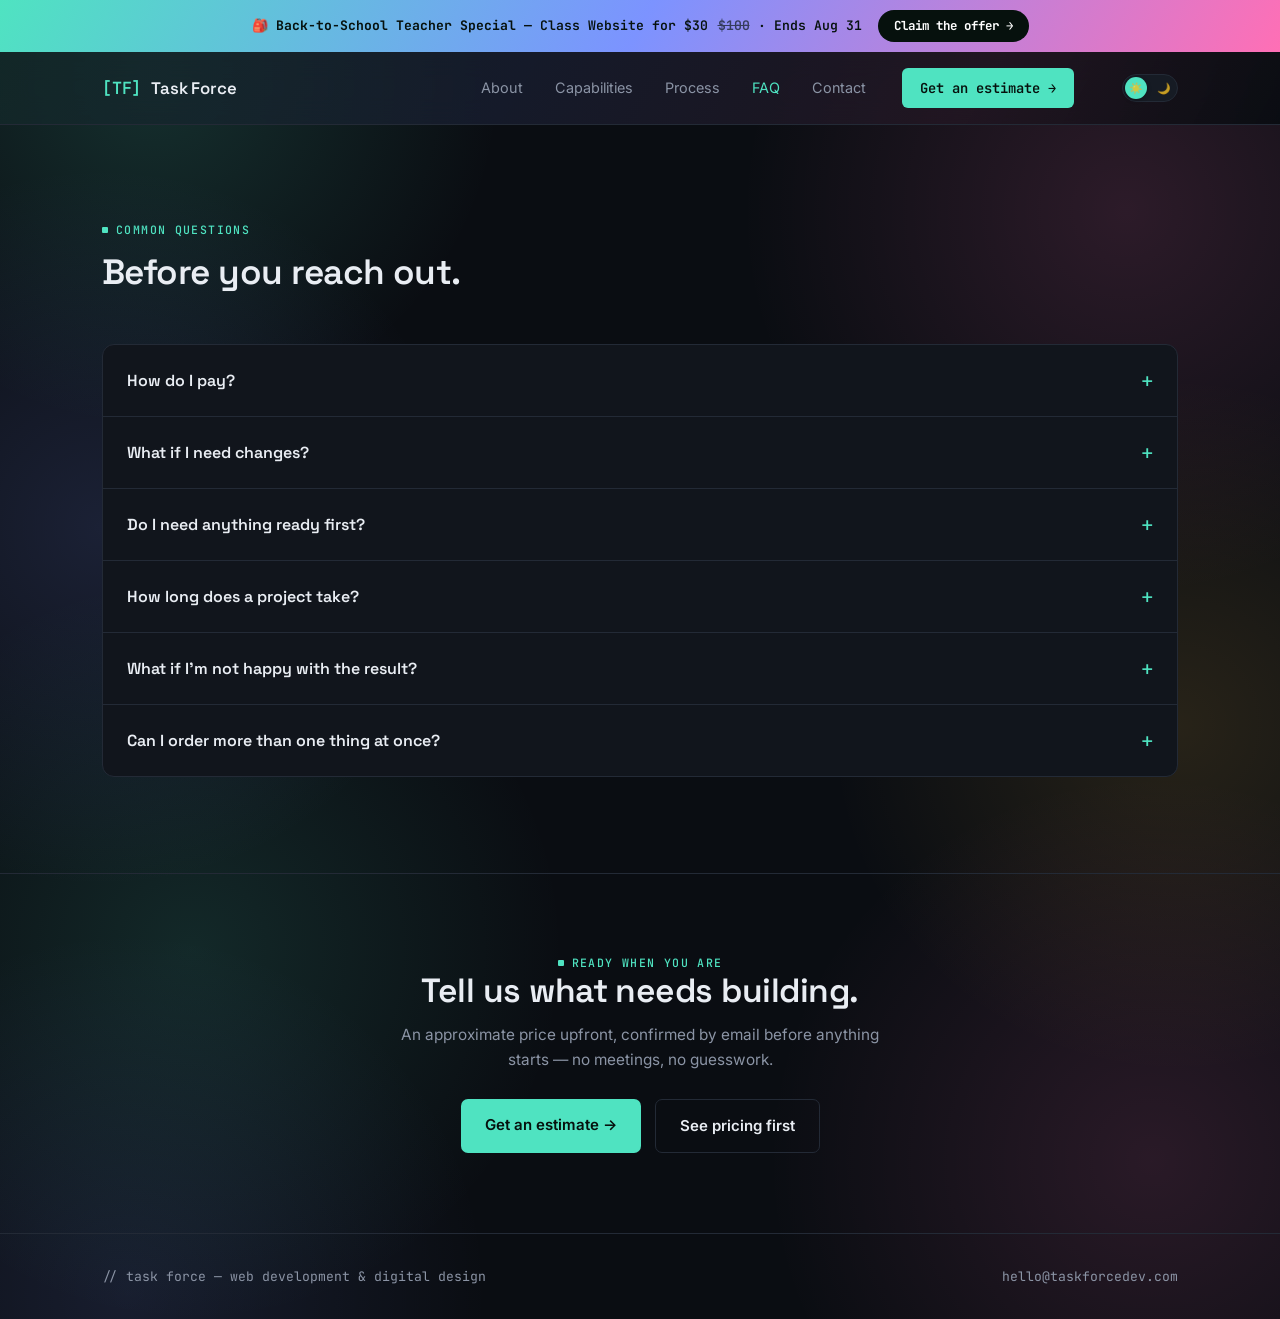
<file: faq.html>
<!DOCTYPE html>
<html lang="en">
<head>
<meta charset="UTF-8">
<meta name="viewport" content="width=device-width, initial-scale=1.0">
<title>FAQ — Task Force</title>
<link rel="preconnect" href="https://fonts.googleapis.com">
<link href="https://fonts.googleapis.com/css2?family=Space+Grotesk:wght@500;600;700&family=Inter:wght@400;500;600;700&family=JetBrains+Mono:wght@400;500;600;700&display=swap" rel="stylesheet">
<link rel="stylesheet" href="style.css">
<script>
  (function(){
    var saved = localStorage.getItem('tf-theme');
    var theme = saved || 'dark';
    document.documentElement.setAttribute('data-theme', theme);
  })();
</script>
</head>
<body>

<div class="promo-bar">
  <div class="wrap promo-bar-inner">
    <span>🎒 <b>Back-to-School Teacher Special</b> — Class Website for $30 <span class="promo-strike">$100</span> · Ends Aug 31</span>
    <a href="contact.html?service=Website+development&details=I%27m+a+teacher+interested+in+the+Back-to-School+Class+Website+special+%28~%2430%29.">Claim the offer →</a>
  </div>
</div>

<header>
  <nav class="wrap">
    <a href="index.html" class="brand"><span class="brand-mark">[TF]</span> Task Force</a>
    <div class="nav-links-desktop">
      <ul>
        <li><a href="about.html" class="nav-link" data-page="about">About</a></li>
        <li><a href="capabilities.html" class="nav-link" data-page="capabilities">Capabilities</a></li>
        <li><a href="process.html" class="nav-link" data-page="process">Process</a></li>
        <li><a href="faq.html" class="nav-link" data-page="faq">FAQ</a></li>
        <li><a href="contact.html" class="nav-link" data-page="contact">Contact</a></li>
      </ul>
      <a href="contact.html" class="nav-cta">Get an estimate →</a>
      <button class="theme-switch" id="themeToggle" role="switch" aria-checked="false" aria-label="Toggle light/dark mode">
        <span class="theme-switch-icon icon-sun">☀️</span>
        <span class="theme-switch-icon icon-moon">🌙</span>
        <span class="theme-switch-knob"></span>
      </button>
    </div>
    <button class="nav-toggle" id="navToggle" aria-label="Toggle menu" aria-expanded="false">
      <span></span><span></span><span></span>
    </button>
  </nav>
  <div class="mobile-menu" id="mobileMenu">
    <a href="about.html" class="nav-link" data-page="about">About</a>
    <a href="capabilities.html" class="nav-link" data-page="capabilities">Capabilities</a>
    <a href="process.html" class="nav-link" data-page="process">Process</a>
    <a href="faq.html" class="nav-link" data-page="faq">FAQ</a>
    <a href="contact.html" class="nav-link" data-page="contact">Contact</a>
    <a href="contact.html" class="nav-cta">Get an estimate →</a>
    <div class="theme-switch-row">
      <span class="theme-switch-label" id="themeSwitchLabel">Dark mode</span>
      <button class="theme-switch theme-switch-mobile" id="themeToggleMobile" role="switch" aria-checked="false" aria-label="Toggle light/dark mode">
        <span class="theme-switch-icon icon-sun">☀️</span>
        <span class="theme-switch-icon icon-moon">🌙</span>
        <span class="theme-switch-knob"></span>
      </button>
    </div>
  </div>
</header>

<section class="how" id="faq">
  <div class="wrap">
    <div class="how-head">
      <span class="eyebrow">Common questions</span>
      <h2>Before you reach out.</h2>
    </div>
    <div class="accordion">
      <div class="accordion-item">
        <button class="accordion-trigger" aria-expanded="false">
          <span>How do I pay?</span>
          <span class="accordion-icon">+</span>
        </button>
        <div class="accordion-panel">
          <div class="accordion-panel-inner">
            <p>Prices on this site are estimates. After you submit a request, you'll be emailed within 2 days with your exact price and a payment link — that's how payment happens for now. Nothing is charged automatically.</p>
          </div>
        </div>
      </div>
      <div class="accordion-item">
        <button class="accordion-trigger" aria-expanded="false">
          <span>What if I need changes?</span>
          <span class="accordion-icon">+</span>
        </button>
        <div class="accordion-panel">
          <div class="accordion-panel-inner">
            <p>One round of revisions is included in every project. Larger changes outside the original scope are quoted separately, upfront.</p>
          </div>
        </div>
      </div>
      <div class="accordion-item">
        <button class="accordion-trigger" aria-expanded="false">
          <span>Do I need anything ready first?</span>
          <span class="accordion-icon">+</span>
        </button>
        <div class="accordion-panel">
          <div class="accordion-panel-inner">
            <p>No — existing logos, colors, or copy help speed things up, but a project can start from nothing but a description of what you need.</p>
          </div>
        </div>
      </div>
      <div class="accordion-item">
        <button class="accordion-trigger" aria-expanded="false">
          <span>How long does a project take?</span>
          <span class="accordion-icon">+</span>
        </button>
        <div class="accordion-panel">
          <div class="accordion-panel-inner">
            <p>Most projects run 2–5 days from scope to delivery, depending on the package. The Pro website tier gets priority build time if your timeline is tighter.</p>
          </div>
        </div>
      </div>
      <div class="accordion-item">
        <button class="accordion-trigger" aria-expanded="false">
          <span>What if I'm not happy with the result?</span>
          <span class="accordion-icon">+</span>
        </button>
        <div class="accordion-panel">
          <div class="accordion-panel-inner">
            <p>One round of revisions is built into every project specifically for this. If something's off from what was scoped, it gets fixed before final delivery — not after.</p>
          </div>
        </div>
      </div>
      <div class="accordion-item">
        <button class="accordion-trigger" aria-expanded="false">
          <span>Can I order more than one thing at once?</span>
          <span class="accordion-icon">+</span>
        </button>
        <div class="accordion-panel">
          <div class="accordion-panel-inner">
            <p>Yes — just mention everything you need in the project details field on the contact form, and it'll get scoped and priced together.</p>
          </div>
        </div>
      </div>
    </div>
  </div>
</section>

<section class="cta-banner">
  <div class="wrap">
    <span class="eyebrow" style="justify-content:center;">Ready when you are</span>
    <h2>Tell us what needs building.</h2>
    <p>An approximate price upfront, confirmed by email before anything starts — no meetings, no guesswork.</p>
    <div class="hero-ctas">
      <a href="contact.html" class="btn-primary">Get an estimate →</a>
      <a href="capabilities.html" class="btn-secondary">See pricing first</a>
    </div>
  </div>
</section>

<footer>
  <div class="wrap">
    <p>// task force — web development & digital design</p>
    <p>hello@taskforcedev.com</p>
  </div>
</footer>


<script src="script.js"></script>
</body>
</html>
</file>
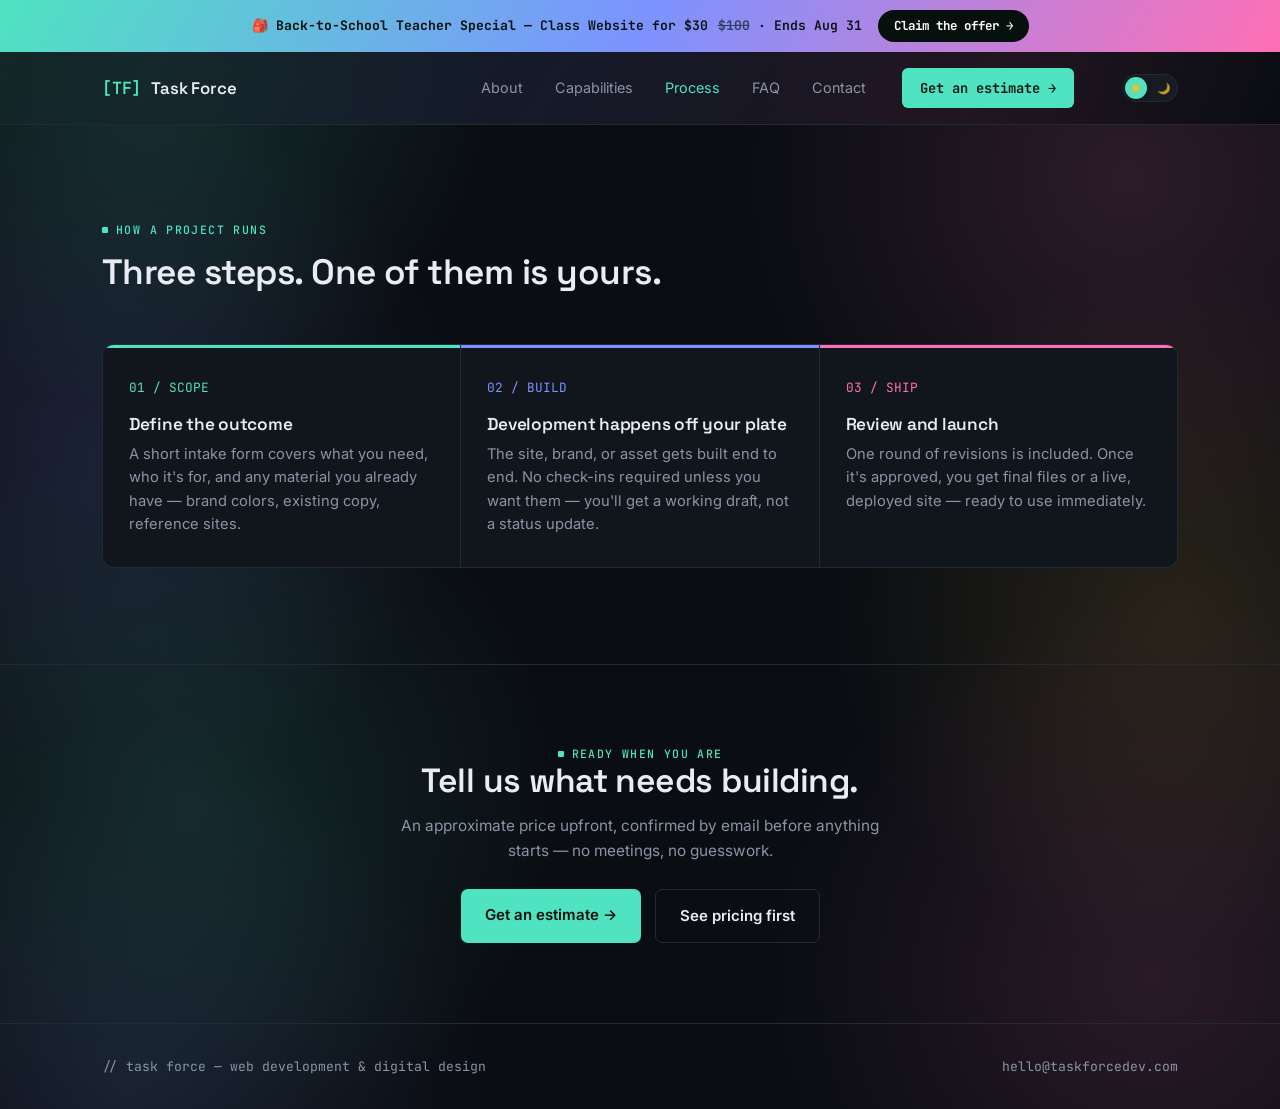
<file: process.html>
<!DOCTYPE html>
<html lang="en">
<head>
<meta charset="UTF-8">
<meta name="viewport" content="width=device-width, initial-scale=1.0">
<title>How It Works — Task Force</title>
<link rel="preconnect" href="https://fonts.googleapis.com">
<link href="https://fonts.googleapis.com/css2?family=Space+Grotesk:wght@500;600;700&family=Inter:wght@400;500;600;700&family=JetBrains+Mono:wght@400;500;600;700&display=swap" rel="stylesheet">
<link rel="stylesheet" href="style.css">
<script>
  (function(){
    var saved = localStorage.getItem('tf-theme');
    var theme = saved || 'dark';
    document.documentElement.setAttribute('data-theme', theme);
  })();
</script>
</head>
<body>

<div class="promo-bar">
  <div class="wrap promo-bar-inner">
    <span>🎒 <b>Back-to-School Teacher Special</b> — Class Website for $30 <span class="promo-strike">$100</span> · Ends Aug 31</span>
    <a href="contact.html?service=Website+development&details=I%27m+a+teacher+interested+in+the+Back-to-School+Class+Website+special+%28~%2430%29.">Claim the offer →</a>
  </div>
</div>

<header>
  <nav class="wrap">
    <a href="index.html" class="brand"><span class="brand-mark">[TF]</span> Task Force</a>
    <div class="nav-links-desktop">
      <ul>
        <li><a href="about.html" class="nav-link" data-page="about">About</a></li>
        <li><a href="capabilities.html" class="nav-link" data-page="capabilities">Capabilities</a></li>
        <li><a href="process.html" class="nav-link" data-page="process">Process</a></li>
        <li><a href="faq.html" class="nav-link" data-page="faq">FAQ</a></li>
        <li><a href="contact.html" class="nav-link" data-page="contact">Contact</a></li>
      </ul>
      <a href="contact.html" class="nav-cta">Get an estimate →</a>
      <button class="theme-switch" id="themeToggle" role="switch" aria-checked="false" aria-label="Toggle light/dark mode">
        <span class="theme-switch-icon icon-sun">☀️</span>
        <span class="theme-switch-icon icon-moon">🌙</span>
        <span class="theme-switch-knob"></span>
      </button>
    </div>
    <button class="nav-toggle" id="navToggle" aria-label="Toggle menu" aria-expanded="false">
      <span></span><span></span><span></span>
    </button>
  </nav>
  <div class="mobile-menu" id="mobileMenu">
    <a href="about.html" class="nav-link" data-page="about">About</a>
    <a href="capabilities.html" class="nav-link" data-page="capabilities">Capabilities</a>
    <a href="process.html" class="nav-link" data-page="process">Process</a>
    <a href="faq.html" class="nav-link" data-page="faq">FAQ</a>
    <a href="contact.html" class="nav-link" data-page="contact">Contact</a>
    <a href="contact.html" class="nav-cta">Get an estimate →</a>
    <div class="theme-switch-row">
      <span class="theme-switch-label" id="themeSwitchLabel">Dark mode</span>
      <button class="theme-switch theme-switch-mobile" id="themeToggleMobile" role="switch" aria-checked="false" aria-label="Toggle light/dark mode">
        <span class="theme-switch-icon icon-sun">☀️</span>
        <span class="theme-switch-icon icon-moon">🌙</span>
        <span class="theme-switch-knob"></span>
      </button>
    </div>
  </div>
</header>

<section class="how" id="process">
  <div class="wrap">
    <div class="how-head">
      <span class="eyebrow">How a project runs</span>
      <h2>Three steps. One of them is yours.</h2>
    </div>
    <div class="steps">
      <div class="step">
        <span class="step-num mono">01 / SCOPE</span>
        <h3>Define the outcome</h3>
        <p>A short intake form covers what you need, who it's for, and any material you already have — brand colors, existing copy, reference sites.</p>
      </div>
      <div class="step">
        <span class="step-num mono">02 / BUILD</span>
        <h3>Development happens off your plate</h3>
        <p>The site, brand, or asset gets built end to end. No check-ins required unless you want them — you'll get a working draft, not a status update.</p>
      </div>
      <div class="step">
        <span class="step-num mono">03 / SHIP</span>
        <h3>Review and launch</h3>
        <p>One round of revisions is included. Once it's approved, you get final files or a live, deployed site — ready to use immediately.</p>
      </div>
    </div>
  </div>
</section>

<section class="cta-banner">
  <div class="wrap">
    <span class="eyebrow" style="justify-content:center;">Ready when you are</span>
    <h2>Tell us what needs building.</h2>
    <p>An approximate price upfront, confirmed by email before anything starts — no meetings, no guesswork.</p>
    <div class="hero-ctas">
      <a href="contact.html" class="btn-primary">Get an estimate →</a>
      <a href="capabilities.html" class="btn-secondary">See pricing first</a>
    </div>
  </div>
</section>

<footer>
  <div class="wrap">
    <p>// task force — web development & digital design</p>
    <p>hello@taskforcedev.com</p>
  </div>
</footer>


<script src="script.js"></script>
</body>
</html>
</file>
<file: style.css>
:root{
    --bg: #0A0D12;
    --surface: #11151C;
    --surface-2: #161B24;
    --border: #232A36;
    --text: #E9EDF3;
    --muted: #8B94A5;
    --accent: #4FE3C1;
    --accent-dim: rgba(79,227,193,0.12);
    --accent2: #7C93FF;
    --accent3: #FF6FB5;
    --accent3-dim: rgba(255,111,181,0.12);
    --accent4: #FFC145;
    --accent4-dim: rgba(255,193,69,0.12);
  }

  html[data-theme="light"]{
    --bg: #F8F9FB;
    --surface: #FFFFFF;
    --surface-2: #EEF1F6;
    --border: #DDE2EA;
    --text: #14171F;
    --muted: #5B6478;
    --accent: #067D68;
    --accent-dim: rgba(6,125,104,0.10);
    --accent2: #2954E5;
    --accent3: #C4207A;
    --accent3-dim: rgba(196,32,122,0.10);
    --accent4: #A6650A;
    --accent4-dim: rgba(166,101,10,0.10);
  }

  *{ margin:0; padding:0; box-sizing:border-box; }
  html{ scroll-behavior:smooth; }

  body{
    position:relative;
  }

  header, .hero, .how, .services, .value, .founding, .cta-banner, .order, footer, .trust-bar{
    position:relative;
    z-index:1;
  }

  body{
    background-color:var(--bg);
    background-image:
      radial-gradient(560px circle at 12% 6%,  rgba(79,227,193,0.16), transparent 62%),
      radial-gradient(620px circle at 88% 16%, rgba(255,111,181,0.14), transparent 62%),
      radial-gradient(580px circle at 8% 40%,  rgba(124,147,255,0.15), transparent 62%),
      radial-gradient(560px circle at 92% 55%, rgba(255,193,69,0.12), transparent 62%),
      radial-gradient(600px circle at 15% 72%, rgba(79,227,193,0.13), transparent 62%),
      radial-gradient(620px circle at 90% 88%, rgba(255,111,181,0.13), transparent 62%),
      radial-gradient(580px circle at 10% 98%, rgba(124,147,255,0.12), transparent 62%);
    background-repeat:no-repeat;
    background-attachment:scroll;
    color:var(--text);
    font-family:'Inter', sans-serif;
    line-height:1.6;
    -webkit-font-smoothing:antialiased;
  }

  html[data-theme="light"] body{
    background-image:
      radial-gradient(560px circle at 12% 6%,  rgba(6,125,104,0.11), transparent 62%),
      radial-gradient(620px circle at 88% 16%, rgba(196,32,122,0.10), transparent 62%),
      radial-gradient(580px circle at 8% 40%,  rgba(41,84,229,0.09), transparent 62%),
      radial-gradient(560px circle at 92% 55%, rgba(166,101,10,0.09), transparent 62%),
      radial-gradient(600px circle at 15% 72%, rgba(6,125,104,0.09), transparent 62%),
      radial-gradient(620px circle at 90% 88%, rgba(196,32,122,0.09), transparent 62%),
      radial-gradient(580px circle at 10% 98%, rgba(41,84,229,0.08), transparent 62%);
  }

  h1,h2,h3{
    font-family:'Space Grotesk', sans-serif;
    line-height:1.1;
    letter-spacing:-0.015em;
    font-weight:600;
  }

  a{ color:inherit; }

  .mono{ font-family:'JetBrains Mono', monospace; }

  .eyebrow{
    font-family:'JetBrains Mono', monospace;
    font-size:0.72rem;
    font-weight:500;
    letter-spacing:0.12em;
    text-transform:uppercase;
    color:var(--accent);
    display:flex;
    align-items:center;
    gap:8px;
  }
  .eyebrow::before{
    content:"";
    width:6px; height:6px;
    background:var(--accent);
    border-radius:1px;
    display:inline-block;
  }

  .wrap{ max-width:1140px; margin:0 auto; padding:0 32px; }

  /* ---------- NAV ---------- */
  header{
    position:sticky; top:0; z-index:50;
    background:linear-gradient(120deg, rgba(79,227,193,0.10), rgba(124,147,255,0.10) 40%, rgba(255,111,181,0.08) 75%, rgba(10,13,18,0.9)), rgba(10,13,18,0.72);
    backdrop-filter:blur(14px);
    -webkit-backdrop-filter:blur(14px);
    border-bottom:1px solid var(--border);
  }

  html[data-theme="light"] header{
    background:linear-gradient(120deg, rgba(14,169,140,0.08), rgba(76,99,214,0.08) 40%, rgba(219,62,136,0.06) 75%, rgba(255,255,255,0.85)), rgba(255,255,255,0.7);
  }

  .promo-bar{
    background:linear-gradient(120deg, var(--accent), var(--accent2), var(--accent3));
    padding:10px 0;
  }
  .promo-bar-inner{
    display:flex;
    align-items:center;
    justify-content:center;
    gap:16px;
    flex-wrap:wrap;
    text-align:center;
  }
  .promo-bar span{
    font-family:'JetBrains Mono', monospace;
    font-weight:600;
    font-size:0.82rem;
    color:#06110D;
  }
  .promo-strike{
    text-decoration:line-through;
    opacity:0.65;
    margin-left:2px;
  }
  .promo-bar a{
    background:#06110D;
    color:#FFFFFF;
    padding:6px 16px;
    border-radius:999px;
    font-family:'JetBrains Mono', monospace;
    font-weight:700;
    font-size:0.78rem;
    text-decoration:none;
    white-space:nowrap;
  }
  nav.wrap{
    display:flex; align-items:center; justify-content:space-between;
    height:72px;
  }
  .brand{
    display:flex; align-items:center; gap:10px;
    font-family:'Space Grotesk', sans-serif;
    font-weight:600;
    font-size:1.05rem;
    text-decoration:none;
    letter-spacing:-0.01em;
  }
  .brand-mark{
    font-family:'JetBrains Mono', monospace;
    color:var(--accent);
    font-weight:600;
  }
  .nav-links-desktop{ display:flex; align-items:center; gap:36px; }
  nav ul{ list-style:none; display:flex; gap:32px; font-size:0.9rem; }
  nav ul a{ text-decoration:none; color:var(--muted); transition:color .15s; }
  nav ul a:hover{ color:var(--text); }
  .nav-link-active{ color:var(--accent) !important; }
  .mobile-menu a.nav-link-active{ color:var(--accent); }
  .nav-cta{
    background:var(--accent);
    color:#06110D !important;
    padding:9px 18px;
    border-radius:6px;
    font-weight:600;
    font-size:0.86rem;
    text-decoration:none;
    white-space:nowrap;
    font-family:'JetBrains Mono', monospace;
  }
  .theme-switch{
    position:relative;
    width:56px; height:28px;
    border-radius:999px;
    border:1px solid var(--border);
    background:var(--surface-2);
    cursor:pointer;
    display:flex;
    align-items:center;
    justify-content:space-between;
    padding:0 6px;
    margin-left:12px;
    flex-shrink:0;
    transition:background .2s, border-color .2s;
  }
  .theme-switch:hover{ border-color:var(--accent); }
  .theme-switch-icon{
    font-size:0.68rem;
    line-height:1;
    z-index:1;
    opacity:0.75;
    pointer-events:none;
  }
  .theme-switch-knob{
    position:absolute;
    top:2px; left:2px;
    width:22px; height:22px;
    border-radius:50%;
    background:var(--accent);
    box-shadow:0 1px 4px rgba(0,0,0,0.35);
    transition:transform .25s cubic-bezier(.4,0,.2,1), background .2s;
  }
  html[data-theme="light"] .theme-switch-knob{
    transform:translateX(28px);
    background:var(--accent2);
  }
  .theme-switch-row{
    display:flex;
    align-items:center;
    justify-content:space-between;
    margin:14px 32px;
    padding-top:14px;
    border-top:1px solid var(--border);
  }
  .theme-switch-label{
    font-family:'JetBrains Mono', monospace;
    font-size:0.86rem;
    color:var(--text);
  }
  .theme-switch-mobile{ margin-left:0; }
  .nav-toggle{
    display:none;
    background:none; border:1px solid var(--border);
    border-radius:6px;
    width:40px; height:40px;
    align-items:center; justify-content:center;
    cursor:pointer;
    flex-direction:column;
    gap:4px;
  }
  .nav-toggle span{
    display:block; width:18px; height:2px;
    background:var(--text);
    transition:transform .2s, opacity .2s;
  }
  .nav-toggle.open span:nth-child(1){ transform:translateY(6px) rotate(45deg); }
  .nav-toggle.open span:nth-child(2){ opacity:0; }
  .nav-toggle.open span:nth-child(3){ transform:translateY(-6px) rotate(-45deg); }

  .mobile-menu{
    display:none;
    flex-direction:column;
    border-bottom:1px solid var(--border);
    background:var(--surface);
  }
  .mobile-menu.open{ display:flex; }
  .mobile-menu a{
    padding:16px 32px;
    text-decoration:none;
    color:var(--text);
    font-size:0.96rem;
    border-top:1px solid var(--border);
  }
  .mobile-menu a.nav-cta{
    color:#06110D !important;
    font-family:'JetBrains Mono', monospace;
    font-weight:600;
    background:var(--accent);
    margin:14px 32px;
    border-radius:6px;
    border-top:none;
    text-align:center;
  }

  @media (max-width:820px){
    .nav-links-desktop{ display:none; }
    .nav-toggle{ display:flex; }
  }

  /* ---------- HERO ---------- */
  .hero{ padding:100px 0 96px; border-bottom:1px solid var(--border); }
  .hero-grid{
    display:grid;
    grid-template-columns:1.05fr 0.95fr;
    gap:64px;
    align-items:center;
  }
  @media (max-width:900px){ .hero-grid{ grid-template-columns:1fr; } }

  .hero h1{
    font-size:clamp(2.3rem, 4.4vw, 3.4rem);
    margin:18px 0 22px;
    color:var(--text);
  }
  .hero h1 em{ font-style:normal; color:var(--accent); }
  .hero p.lead{
    font-size:1.08rem;
    color:var(--muted);
    max-width:480px;
    margin-bottom:34px;
  }
  .hero-ctas{ display:flex; gap:14px; flex-wrap:wrap; }
  .btn-primary{
    background:var(--accent);
    color:#06110D;
    text-decoration:none;
    padding:14px 24px;
    border-radius:7px;
    font-weight:600;
    font-size:0.94rem;
    display:inline-block;
    transition:opacity .15s;
  }
  .btn-primary:hover{ opacity:0.88; }
  .btn-secondary{
    background:transparent;
    color:var(--text);
    text-decoration:none;
    padding:14px 24px;
    border-radius:7px;
    border:1px solid var(--border);
    font-weight:600;
    font-size:0.94rem;
    display:inline-block;
    transition:border-color .15s;
  }
  .btn-secondary:hover{ border-color:var(--accent); }

  /* Terminal signature element */
  .terminal{
    background:var(--surface);
    border:1px solid var(--border);
    border-radius:10px;
    overflow:hidden;
    box-shadow:0 30px 60px -20px rgba(0,0,0,0.6), 0 0 60px -20px rgba(79,227,193,0.15);
  }

  .logo-placeholder{
    background:var(--surface);
    border:1px solid var(--border);
    border-radius:14px;
    box-shadow:0 30px 60px -20px rgba(0,0,0,0.6), 0 0 60px -20px rgba(79,227,193,0.15);
    padding:48px 24px 40px;
    display:flex;
    flex-direction:column;
    align-items:center;
    justify-content:center;
    text-align:center;
  }
  .logo-mark{ width:100%; max-width:280px; height:auto; }
  .logo-wordmark{
    font-family:'Space Grotesk', sans-serif;
    font-weight:700;
    font-size:1.3rem;
    letter-spacing:0.08em;
    color:var(--text);
    margin-top:12px;
  }
  .logo-tagline{
    font-family:'JetBrains Mono', monospace;
    font-size:0.78rem;
    color:var(--muted);
    margin-top:6px;
  }
  .terminal-bar{
    display:flex; align-items:center; gap:8px;
    padding:12px 16px;
    border-bottom:1px solid var(--border);
    background:var(--surface-2);
  }
  .dot{ width:10px; height:10px; border-radius:50%; }
  .dot.red{ background:#FF5F57; }
  .dot.yellow{ background:#FEBC2E; }
  .dot.green{ background:#28C840; }
  .terminal-title{
    margin-left:8px;
    font-family:'JetBrains Mono', monospace;
    font-size:0.74rem;
    color:var(--muted);
  }
  .terminal-body{
    padding:22px 20px;
    font-family:'JetBrains Mono', monospace;
    font-size:0.86rem;
    line-height:1.9;
    min-height:230px;
  }
  .t-prompt{ color:var(--accent2); font-weight:600; }
  .t-cmd{ color:var(--text); font-weight:600; }
  .t-flag{ color:var(--accent3); }
  .t-str{ color:var(--accent4); }
  .t-ok{ color:var(--accent); }
  .t-ok2{ color:var(--accent2); }
  .t-ok3{ color:var(--accent3); }
  .t-muted{ color:var(--muted); }
  .cursor{
    display:inline-block;
    width:7px; height:15px;
    background:var(--accent);
    margin-left:2px;
    animation:blink 1s steps(1) infinite;
    vertical-align:text-bottom;
  }
  @keyframes blink{ 50%{ opacity:0; } }

  /* ---------- PROCESS ---------- */
  .how{ padding:96px 0; border-bottom:1px solid var(--border); }
  .how-head{ max-width:580px; margin-bottom:52px; }
  .how-head h2{ font-size:clamp(1.7rem,3vw,2.2rem); margin-top:14px; }
  .steps{ display:grid; grid-template-columns:repeat(3,1fr); gap:1px; background:var(--border); border:1px solid var(--border); border-radius:12px; overflow:hidden; }
  @media (max-width:800px){ .steps{ grid-template-columns:1fr; } }
  .step{ padding:30px 26px; background:var(--surface); border-top:3px solid var(--accent); }
  .step:nth-child(2){ border-top-color:var(--accent2); }
  .step:nth-child(3){ border-top-color:var(--accent3); }
  .step-num{
    font-family:'JetBrains Mono', monospace;
    color:var(--accent);
    font-size:0.8rem;
    margin-bottom:16px;
    display:block;
  }
  .step:nth-child(2) .step-num{ color:var(--accent2); }
  .step:nth-child(3) .step-num{ color:var(--accent3); }
  .step h3{ font-size:1.08rem; margin-bottom:9px; font-weight:600; }
  .step p{ color:var(--muted); font-size:0.92rem; }

  /* ---------- CAPABILITIES ---------- */
  .services{ padding:96px 0; border-bottom:1px solid var(--border); }
  .services-head{
    display:flex; justify-content:space-between; align-items:flex-end;
    margin-bottom:44px; gap:24px; flex-wrap:wrap;
  }
  .services-head h2{ font-size:clamp(1.7rem,3vw,2.2rem); margin-top:14px; }
  .services-head p{ color:var(--muted); max-width:400px; font-size:0.94rem; }

  .service-grid{
    display:grid;
    grid-template-columns:repeat(3,1fr);
    gap:1px;
    background:var(--border);
    border:1px solid var(--border);
    border-radius:12px;
    overflow:hidden;
  }
  @media (max-width:900px){ .service-grid{ grid-template-columns:1fr; } }

  #bundles .service-grid{ grid-template-columns:repeat(auto-fit, minmax(260px, 1fr)); }

  .tier-block{
    border:1px solid var(--border);
    border-radius:12px;
    padding:30px 28px;
    margin-bottom:20px;
    background:var(--surface);
  }

  .promo-card{
    position:relative;
    border-radius:14px;
    padding:2px;
    margin-bottom:20px;
    background:linear-gradient(120deg, var(--accent), var(--accent2), var(--accent3));
    display:flex;
    justify-content:space-between;
    align-items:center;
    gap:24px;
    flex-wrap:wrap;
  }
  .promo-card::before{
    content:"";
    position:absolute; inset:2px;
    background:var(--surface);
    border-radius:12px;
    z-index:0;
  }
  .promo-card-text, .promo-card-price{ position:relative; z-index:1; }
  .promo-card-text{ padding:26px 30px; flex:1; min-width:260px; }
  .promo-card-tag{
    display:inline-block;
    font-family:'JetBrains Mono', monospace;
    font-size:0.7rem;
    font-weight:700;
    color:var(--accent3);
    text-transform:uppercase;
    letter-spacing:0.08em;
    margin-bottom:10px;
  }
  .promo-card-text h3{ font-size:1.2rem; margin-bottom:8px; }
  .promo-card-text p{ color:var(--muted); font-size:0.92rem; max-width:440px; }
  .promo-card-price{
    padding:26px 30px;
    display:flex;
    flex-direction:column;
    align-items:flex-end;
    gap:8px;
  }
  .promo-card-was{
    font-family:'JetBrains Mono', monospace;
    color:var(--muted);
    text-decoration:line-through;
    font-size:0.9rem;
  }
  .promo-card-now{
    font-family:'Space Grotesk', sans-serif;
    font-weight:700;
    font-size:2rem;
    color:var(--text);
  }
  .tier-heading{ font-size:1.2rem; margin:10px 0 6px; font-weight:600; }
  .tier-sub{ color:var(--muted); font-size:0.92rem; margin-bottom:22px; max-width:520px; }
  .tier-grid{
    display:grid;
    grid-template-columns:repeat(3,1fr);
    gap:1px;
    background:var(--border);
    border:1px solid var(--border);
    border-radius:10px;
    overflow:hidden;
  }
  @media (max-width:760px){ .tier-grid{ grid-template-columns:1fr; } }
  .tier{ background:var(--surface-2); padding:22px 20px; cursor:pointer; transition:background .15s, transform .15s; border-top:3px solid var(--accent); }
  .tier:hover{ background:var(--surface-2); transform:translateY(-2px); }
  .tier:focus-visible{ outline:2px solid var(--accent); outline-offset:-2px; }
  .tier.tier-standard{ border-top-color:var(--accent2); }
  .tier.tier-pro{ border-top-color:var(--accent3); }

  .view-hint{
    display:inline-block;
    font-family:'JetBrains Mono', monospace;
    font-size:0.76rem;
    color:var(--accent);
    font-weight:600;
  }
  .tier-name{
    display:block;
    font-family:'JetBrains Mono', monospace;
    font-size:0.78rem;
    color:var(--accent);
    text-transform:uppercase;
    letter-spacing:0.06em;
    margin-bottom:8px;
  }
  .tier.tier-standard .tier-name{ color:var(--accent2); }
  .tier.tier-pro .tier-name{ color:var(--accent3); }
  .tier-price{
    display:block;
    font-family:'Space Grotesk', sans-serif;
    font-weight:700;
    font-size:1.7rem;
    margin-bottom:14px;
  }
  .tier ul{ list-style:none; font-size:0.85rem; color:var(--text); }
  .tier ul li{
    padding-left:18px;
    position:relative;
    margin-bottom:7px;
    color:var(--muted);
  }
  .tier ul li::before{
    content:"→";
    position:absolute; left:0;
    color:var(--accent);
  }

  .card{
    background:var(--surface);
    padding:30px 28px;
    transition:background .15s, transform .15s;
    cursor:pointer;
    border-top:3px solid var(--accent);
  }
  .card:hover{ background:var(--surface-2); transform:translateY(-2px); }
  .card:focus-visible{ outline:2px solid var(--accent); outline-offset:-2px; }
  .card.featured{
    grid-column:span 2;
    display:grid;
    grid-template-columns:1fr auto;
    gap:24px;
    align-items:start;
  }
  @media (max-width:900px){ .card.featured{ grid-column:span 1; grid-template-columns:1fr; } }
  .card.card-magenta{ border-top-color:var(--accent3); }
  .card.card-blue{ border-top-color:var(--accent2); }
  .card.card-amber{ border-top-color:var(--accent4); }
  .card.card-bundle{
    border-top:3px solid;
    border-image:linear-gradient(90deg, var(--accent), var(--accent2), var(--accent3), var(--accent4)) 1;
  }
  .card.card-magenta .card-path span{ color:var(--accent3); }
  .card.card-blue .card-path span{ color:var(--accent2); }
  .card.card-amber .card-path span{ color:var(--accent4); }
  .card.card-bundle .card-path span{ color:var(--accent3); }

  .card-path{
    font-family:'JetBrains Mono', monospace;
    font-size:0.74rem;
    color:var(--muted);
    margin-bottom:14px;
    display:inline-block;
    background:var(--surface-2);
    border:1px solid var(--border);
    padding:4px 9px;
    border-radius:6px;
  }
  .card-path span{ color:var(--accent); }
  .card h3{ font-size:1.2rem; margin-bottom:10px; font-weight:600; }
  .card p{ color:var(--muted); font-size:0.92rem; margin-bottom:16px; }
  .card ul{ list-style:none; font-size:0.87rem; }
  .card ul li{
    padding-left:20px;
    position:relative;
    margin-bottom:7px;
    color:var(--text);
  }
  .card ul li::before{
    content:"→";
    position:absolute; left:0;
    color:var(--accent);
  }
  .card-price{
    font-family:'JetBrains Mono', monospace;
    font-size:0.78rem;
    color:var(--muted);
    padding-top:14px;
    margin-top:16px;
    border-top:1px solid var(--border);
  }
  .card-price b{ color:var(--text); font-size:1rem; }

  .example-line{
    font-size:0.84rem;
    color:var(--text);
    font-style:italic;
    background:var(--accent-dim);
    border-left:2px solid var(--accent);
    padding:10px 12px;
    border-radius:4px;
    margin-bottom:16px;
  }
  .example-tag{
    font-family:'JetBrains Mono', monospace;
    font-style:normal;
    font-weight:600;
    color:var(--accent);
    margin-right:4px;
    text-transform:uppercase;
    font-size:0.72rem;
  }
  .tier.tier-standard .example-line, .card-blue .example-line{ background:rgba(124,147,255,0.12); border-left-color:var(--accent2); }
  .tier.tier-standard .example-tag, .card-blue .example-tag{ color:var(--accent2); }
  .tier.tier-pro .example-line, .card-magenta .example-line, .card-bundle .example-line{ background:var(--accent3-dim); border-left-color:var(--accent3); }
  .tier.tier-pro .example-tag, .card-magenta .example-tag{ color:var(--accent3); }
  .card-amber .example-line{ background:var(--accent4-dim); border-left-color:var(--accent4); }
  .card-amber .example-tag{ color:var(--accent4); }
  .featured .card-price{
    border-top:none;
    margin-top:0;
    padding-top:0;
    text-align:right;
    white-space:nowrap;
  }
  .featured .card-price b{ font-size:1.4rem; display:block; }

  /* ---------- VALUE STRIP ---------- */
  .value{ padding:80px 0; border-bottom:1px solid var(--border); }
  .value-grid{
    display:grid;
    grid-template-columns:repeat(3,1fr);
    gap:1px;
    background:var(--border);
    border:1px solid var(--border);
    border-radius:12px;
    overflow:hidden;
  }
  @media (max-width:800px){ .value-grid{ grid-template-columns:1fr; } }
  .value-item{ background:var(--surface); padding:30px 28px; border-top:3px solid var(--accent); }
  .value-item:nth-child(2){ border-top-color:var(--accent4); }
  .value-item:nth-child(3){ border-top-color:var(--accent2); }
  .value-item .num{
    font-family:'Space Grotesk', sans-serif;
    font-weight:700;
    font-size:2rem;
    color:var(--accent);
    margin-bottom:10px;
    display:block;
  }
  .value-item:nth-child(2) .num{ color:var(--accent4); }
  .value-item:nth-child(3) .num{ color:var(--accent2); }
  .value-item h3{ font-size:0.98rem; margin-bottom:8px; font-weight:600; }
  .value-item p{ color:var(--muted); font-size:0.88rem; }

  /* ---------- ORDER ---------- */
  .order{ padding:96px 0; }
  .order-grid{ display:grid; grid-template-columns:0.85fr 1.15fr; gap:60px; }
  @media (max-width:900px){ .order-grid{ grid-template-columns:1fr; } }
  .order-info h2{ font-size:clamp(1.7rem,3vw,2.2rem); margin:14px 0 18px; }
  .order-info p{ color:var(--muted); margin-bottom:26px; max-width:420px; font-size:0.95rem; }
  .contact-line{
    display:flex; align-items:center; gap:12px;
    font-family:'JetBrains Mono', monospace;
    font-size:0.88rem;
    padding:14px 0;
    border-top:1px solid var(--border);
    color:var(--muted);
  }
  .contact-line:last-child{ border-bottom:1px solid var(--border); }
  .contact-line b{ color:var(--text); font-weight:500; }

  form{
    background:var(--surface);
    border:1px solid var(--border);
    border-radius:12px;
    padding:32px;
  }
  .submit-btn:disabled{ opacity:0.6; cursor:default; }

  .thankyou-box{
    text-align:center;
    padding:44px 34px;
  }
  .thankyou-icon{
    width:56px; height:56px;
    border-radius:50%;
    background:var(--accent-dim);
    border:2px solid var(--accent);
    color:var(--accent);
    font-size:1.6rem;
    font-weight:700;
    display:flex;
    align-items:center;
    justify-content:center;
    margin:0 auto 20px;
  }
  .thankyou-box .modal-title{ margin-bottom:10px; }
  .thankyou-box .modal-desc{ margin-bottom:26px; }

  .form-row{ margin-bottom:18px; }
  .form-row label{
    display:block;
    font-family:'JetBrains Mono', monospace;
    font-size:0.76rem;
    color:var(--muted);
    margin-bottom:8px;
    text-transform:uppercase;
    letter-spacing:0.04em;
  }
  .form-row input, .form-row select, .form-row textarea{
    width:100%;
    padding:12px 14px;
    border:1px solid var(--border);
    border-radius:7px;
    font-family:'Inter', sans-serif;
    font-size:0.94rem;
    background:var(--bg);
    color:var(--text);
  }
  .form-row textarea{ resize:vertical; min-height:90px; }
  .form-row input:focus, .form-row select:focus, .form-row textarea:focus{
    outline:1.5px solid var(--accent);
    outline-offset:1px;
  }
  .submit-btn{
    width:100%;
    background:var(--accent);
    color:#06110D;
    border:none;
    padding:14px;
    border-radius:7px;
    font-weight:700;
    font-size:0.94rem;
    font-family:'JetBrains Mono', monospace;
    cursor:pointer;
    transition:opacity .15s;
  }
  .submit-btn:hover{ opacity:0.88; }
  .form-note{ font-size:0.78rem; color:var(--muted); margin-top:12px; text-align:center; }

  .confirm-box{
    background:var(--surface);
    border:1px solid var(--accent);
    border-radius:12px;
    padding:26px;
    margin-top:20px;
  }
  .confirm-title{
    font-family:'Space Grotesk', sans-serif;
    font-weight:600;
    color:var(--accent);
    font-size:1.05rem;
    margin-bottom:8px;
  }
  .confirm-sub{ color:var(--muted); font-size:0.86rem; margin-bottom:14px; }
  .confirm-textarea{
    width:100%;
    min-height:130px;
    background:var(--bg);
    border:1px solid var(--border);
    border-radius:7px;
    color:var(--text);
    font-family:'JetBrains Mono', monospace;
    font-size:0.8rem;
    padding:12px;
    margin-bottom:14px;
    resize:vertical;
  }
  .confirm-actions{ display:flex; gap:12px; flex-wrap:wrap; }
  .confirm-actions .btn-primary, .confirm-actions .btn-secondary{
    flex:1;
    min-width:160px;
    text-align:center;
    cursor:pointer;
    font-family:'Inter', sans-serif;
  }

  /* ---------- PRODUCT MODAL ---------- */
  .modal-overlay{
    position:fixed; inset:0;
    background:rgba(6,8,12,0.72);
    backdrop-filter:blur(3px);
    display:none;
    align-items:center; justify-content:center;
    z-index:100;
    padding:24px;
  }
  .modal-overlay.open{ display:flex; }
  .modal-box{
    background:var(--surface);
    border:1px solid var(--border);
    border-radius:14px;
    max-width:560px;
    width:100%;
    max-height:88vh;
    overflow-y:auto;
    box-shadow:0 40px 80px -20px rgba(0,0,0,0.7);
  }
  .modal-image-wrap{
    background:var(--bg);
    border-bottom:1px solid var(--border);
    border-radius:14px 14px 0 0;
    overflow:hidden;
    line-height:0;
  }
  .modal-image-wrap svg{ width:100%; height:auto; display:block; }
  .modal-body{ padding:28px 30px 30px; position:relative; }
  .modal-close{
    position:absolute;
    top:16px; right:16px;
    width:32px; height:32px;
    border-radius:50%;
    background:var(--surface-2);
    border:1px solid var(--border);
    color:var(--text);
    font-size:1rem;
    cursor:pointer;
    display:flex; align-items:center; justify-content:center;
    z-index:5;
  }
  .modal-image-wrap{ position:relative; }
  .modal-eyebrow{
    font-family:'JetBrains Mono', monospace;
    font-size:0.72rem;
    color:var(--accent);
    text-transform:uppercase;
    letter-spacing:0.1em;
    margin-bottom:8px;
    display:block;
  }
  .modal-title{ font-size:1.4rem; margin-bottom:6px; }
  .modal-price{
    font-family:'JetBrains Mono', monospace;
    color:var(--muted);
    font-size:0.9rem;
    margin-bottom:18px;
  }
  .modal-price b{ color:var(--accent); font-size:1.1rem; }
  .modal-desc{ color:var(--muted); font-size:0.95rem; margin-bottom:18px; }
  .modal-features{ list-style:none; margin-bottom:24px; }
  .modal-features li{
    padding-left:20px;
    position:relative;
    margin-bottom:8px;
    font-size:0.92rem;
    color:var(--text);
  }
  .modal-features li::before{ content:"→"; position:absolute; left:0; color:var(--accent); }
  .modal-order-btn{
    display:block;
    width:100%;
    text-align:center;
    background:var(--accent);
    color:#06110D;
    text-decoration:none;
    padding:14px;
    border-radius:8px;
    font-weight:700;
    font-family:'JetBrains Mono', monospace;
    font-size:0.94rem;
    border:none;
    cursor:pointer;
  }
  footer{ border-top:1px solid var(--border); padding:32px 0; }
  footer .wrap{ display:flex; justify-content:space-between; align-items:center; flex-wrap:wrap; gap:12px; }
  footer p{ font-size:0.82rem; color:var(--muted); font-family:'JetBrains Mono', monospace; }

  /* ---------- WHO-LINE (hero) ---------- */
  .who-line{
    display:inline-flex;
    align-items:center;
    gap:8px;
    font-family:'JetBrains Mono', monospace;
    font-size:0.82rem;
    color:var(--muted);
    background:var(--surface);
    border:1px solid var(--border);
    padding:8px 14px;
    border-radius:999px;
    margin-bottom:26px;
  }
  .who-line b{ color:var(--accent4); font-weight:600; }

  /* ---------- TRUST BAR ---------- */
  .trust-bar{
    border-bottom:1px solid var(--border);
    padding:22px 0;
  }
  .trust-bar .wrap{
    display:flex;
    flex-wrap:wrap;
    gap:16px 32px;
    justify-content:center;
  }
  .trust-item{
    display:flex;
    align-items:center;
    gap:8px;
    font-family:'JetBrains Mono', monospace;
    font-size:0.82rem;
    color:var(--muted);
  }
  .trust-item::before{
    content:"✓";
    color:var(--accent);
    font-weight:700;
  }
  .trust-item:nth-child(2)::before{ color:var(--accent2); }
  .trust-item:nth-child(3)::before{ color:var(--accent3); }
  .trust-item:nth-child(4)::before{ color:var(--accent4); }

  /* ---------- FOUNDING CLIENT BLOCK (honest substitute for testimonials) ---------- */
  .founding{
    padding:64px 0;
    border-bottom:1px solid var(--border);
  }
  .founding-box{
    position:relative;
    border:1px solid var(--accent3);
    background:var(--accent3-dim);
    border-radius:14px;
    padding:32px 34px;
    display:flex;
    justify-content:space-between;
    align-items:center;
    gap:24px;
    flex-wrap:wrap;
    overflow:hidden;
  }
  .founding-quote{
    position:absolute;
    top:-30px; left:8px;
    font-family:'Space Grotesk', sans-serif;
    font-size:9rem;
    font-weight:700;
    color:var(--accent3);
    opacity:0.12;
    line-height:1;
    pointer-events:none;
  }
  .founding-box .btn-primary{ background:var(--accent3); box-shadow:none; }
  .founding-box h3{ font-size:1.15rem; margin-bottom:8px; }
  .founding-box p{ color:var(--muted); font-size:0.92rem; max-width:480px; }
  .founding-box .btn-primary{ white-space:nowrap; }
  .founding-box > div, .founding-box > a{ position:relative; z-index:1; }

  /* ---------- REUSABLE BOTTOM CTA BANNER ---------- */
  .cta-banner{
    padding:80px 0;
    text-align:center;
  }
  .cta-banner h2{ font-size:clamp(1.6rem,3vw,2.1rem); margin-bottom:14px; }
  .cta-banner p{ color:var(--muted); font-size:0.96rem; margin-bottom:26px; max-width:480px; margin-left:auto; margin-right:auto; }
  .cta-banner .hero-ctas{ justify-content:center; }

  /* ---------- MARQUEE ---------- */
  .marquee{
    overflow:hidden;
    border-bottom:1px solid var(--border);
    padding:16px 0;
    background:var(--surface);
  }
  .marquee-track{
    display:flex;
    align-items:center;
    gap:14px;
    width:max-content;
    animation:marquee-scroll 32s linear infinite;
    will-change:transform;
    backface-visibility:hidden;
    transform:translateZ(0);
  }
  .marquee-track span:not(.dot){
    font-family:'JetBrains Mono', monospace;
    font-weight:700;
    font-size:0.88rem;
    color:var(--muted);
    white-space:nowrap;
  }
  .dot{ font-size:0.7rem; }
  .dot-a{ color:var(--accent); }
  .dot-b{ color:var(--accent3); }
  .dot-c{ color:var(--accent2); }
  .dot-d{ color:var(--accent4); }
  @keyframes marquee-scroll{
    from{ transform:translate3d(0,0,0); }
    to{ transform:translate3d(-25%,0,0); }
  }

  /* ---------- WHAT WE DO GRID ---------- */
  .wwd{ padding:88px 0; border-bottom:1px solid var(--border); }
  .wwd h2{ font-size:clamp(1.7rem,3vw,2.2rem); margin:14px 0 40px; max-width:600px; }
  .wwd-grid{
    display:grid;
    grid-template-columns:repeat(4,1fr);
    gap:1px;
    background:var(--border);
    border:1px solid var(--border);
    border-radius:12px;
    overflow:hidden;
  }
  @media (max-width:900px){ .wwd-grid{ grid-template-columns:repeat(2,1fr); } }
  @media (max-width:520px){ .wwd-grid{ grid-template-columns:1fr; } }
  .wwd-item{
    background:var(--surface);
    padding:28px 24px;
    text-decoration:none;
    color:inherit;
    display:block;
    transition:background .15s, transform .15s;
  }
  .wwd-item:hover{ background:var(--surface-2); transform:translateY(-2px); }
  .wwd-icon{ width:36px; height:36px; margin-bottom:16px; }
  .wwd-item h3{ font-size:1rem; margin-bottom:8px; font-weight:600; }
  .wwd-item p{ color:var(--muted); font-size:0.86rem; }

  /* ---------- FAQ ACCORDION ---------- */
  .accordion{
    border:1px solid var(--border);
    border-radius:12px;
    overflow:hidden;
    background:var(--surface);
  }
  .accordion-item{ border-bottom:1px solid var(--border); }
  .accordion-item:last-child{ border-bottom:none; }
  .accordion-trigger{
    width:100%;
    text-align:left;
    background:none;
    border:none;
    color:var(--text);
    padding:22px 24px;
    display:flex;
    justify-content:space-between;
    align-items:center;
    gap:16px;
    cursor:pointer;
    font-family:'Space Grotesk', sans-serif;
    font-weight:600;
    font-size:1rem;
    transition:background .15s;
  }
  .accordion-trigger:hover{ background:var(--surface-2); }
  .accordion-icon{
    font-family:'JetBrains Mono', monospace;
    color:var(--accent);
    font-size:1.3rem;
    font-weight:400;
    flex-shrink:0;
    transition:transform .2s;
  }
  .accordion-item.open .accordion-icon{ transform:rotate(45deg); }
  .accordion-panel{
    max-height:0;
    overflow:hidden;
    transition:max-height .25s ease;
  }
  .accordion-panel-inner{
    padding:0 24px 22px;
    color:var(--muted);
    font-size:0.92rem;
    max-width:600px;
  }

  /* ---------- SCROLL-REVEAL ---------- */
  .card, .tier, .step, .value-item, .wwd-item, .founding-box, .promo-card{
    opacity:0;
    transform:translateY(28px);
    transition:opacity .6s cubic-bezier(.2,.7,.3,1), transform .6s cubic-bezier(.2,.7,.3,1), background .15s, box-shadow .2s;
  }
  .card.in-view, .tier.in-view, .step.in-view, .value-item.in-view, .wwd-item.in-view, .founding-box.in-view, .promo-card.in-view{
    opacity:1;
    transform:translateY(0);
  }
  .service-grid .card:nth-child(1), .tier-grid .tier:nth-child(1), .steps .step:nth-child(1), .value-grid .value-item:nth-child(1), .wwd-grid .wwd-item:nth-child(1){ transition-delay:0s; }
  .service-grid .card:nth-child(2), .tier-grid .tier:nth-child(2), .steps .step:nth-child(2), .value-grid .value-item:nth-child(2), .wwd-grid .wwd-item:nth-child(2){ transition-delay:.08s; }
  .service-grid .card:nth-child(3), .tier-grid .tier:nth-child(3), .steps .step:nth-child(3), .value-grid .value-item:nth-child(3), .wwd-grid .wwd-item:nth-child(3){ transition-delay:.16s; }
  .wwd-grid .wwd-item:nth-child(4){ transition-delay:.24s; }

  /* Deeper hover "pop" with color-tinted shadow for real dimensionality */
  .card:hover, .tier:hover{
    transform:translateY(-6px) scale(1.015);
    box-shadow:0 20px 40px -18px rgba(0,0,0,0.55), 0 0 30px -10px rgba(79,227,193,0.25);
  }
  .card.card-magenta:hover, .tier.tier-pro:hover{ box-shadow:0 20px 40px -18px rgba(0,0,0,0.55), 0 0 30px -10px rgba(255,111,181,0.3); }
  .card.card-blue:hover, .tier.tier-standard:hover{ box-shadow:0 20px 40px -18px rgba(0,0,0,0.55), 0 0 30px -10px rgba(124,147,255,0.3); }
  .card.card-amber:hover{ box-shadow:0 20px 40px -18px rgba(0,0,0,0.55), 0 0 30px -10px rgba(255,193,69,0.3); }
  .card.card-bundle:hover{ box-shadow:0 20px 40px -18px rgba(0,0,0,0.55), 0 0 30px -10px rgba(255,111,181,0.25), 0 0 30px -10px rgba(124,147,255,0.2); }
  .wwd-item:hover{
    transform:translateY(-6px) scale(1.02);
    box-shadow:0 18px 34px -16px rgba(0,0,0,0.5);
  }
  .btn-primary, .btn-secondary{ transition:transform .15s, box-shadow .15s, opacity .15s, border-color .15s; }
  .btn-primary:hover{ transform:translateY(-2px); }
  .btn-secondary:hover{ transform:translateY(-2px); }

  /* Gentle idle float on the hero logo mark for extra life */
  .logo-placeholder{ animation:float-idle 5s ease-in-out infinite; }
  @keyframes float-idle{
    0%, 100%{ transform:translateY(0); }
    50%{ transform:translateY(-8px); }
  }

  @media (prefers-reduced-motion: reduce){
    *{ transition:none !important; scroll-behavior:auto !important; animation:none !important; }
    .card, .tier, .step, .value-item, .wwd-item, .founding-box, .promo-card{
      opacity:1 !important;
      transform:none !important;
    }
  }
</file>
